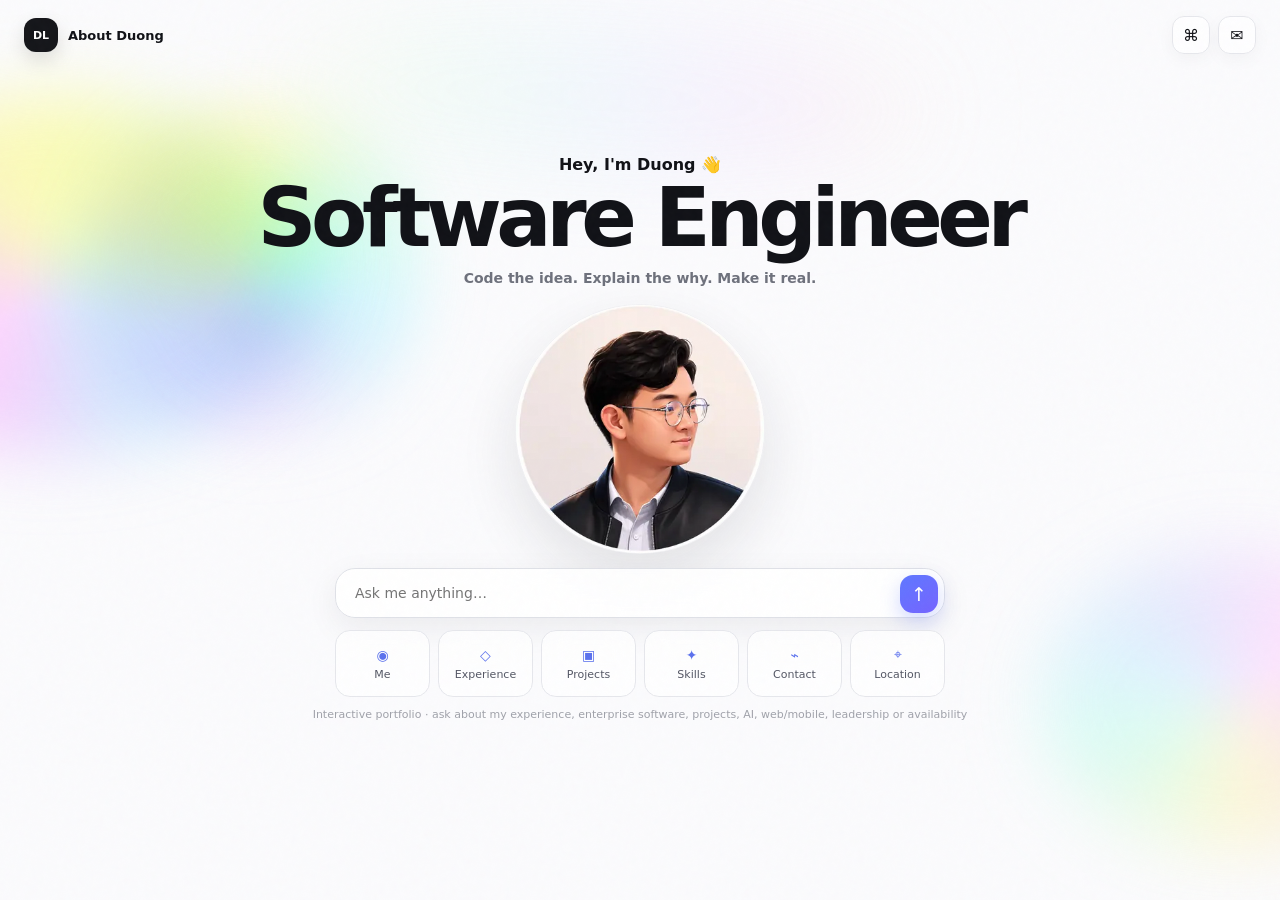
<file: index.html>
<!doctype html>
<html lang="en">
<head>
<meta charset="utf-8" />
<meta name="viewport" content="width=device-width, initial-scale=1" />
<title>Duong (Tyler) Le — Software Engineer</title>
<meta name="description" content="Interactive portfolio of Duong (Tyler) Le — software engineer experienced in enterprise software, AI/data integration, FinTech, healthcare technology, web/mobile products, and customer-facing leadership." />
<meta name="theme-color" content="#fbfbfd" />
<meta property="og:title" content="Hey, I'm Duong — Software Engineer" />
<meta property="og:description" content="I build products, explain technology clearly, and turn ideas into things people can actually use." />
<meta property="og:type" content="website" />
<meta property="og:url" content="https://lethaiduong-dev.github.io/" />
<meta property="og:image" content="https://lethaiduong-dev.github.io/assets/duong-avatar.webp" />
<link rel="canonical" href="https://lethaiduong-dev.github.io/" />
<style>
:root{--ink:#111217;--muted:#6e717c;--line:#e6e7ec;--paper:#fbfbfd;--blue:#5f78ff;--blue2:#7564ff;--shadow:0 22px 70px rgba(24,24,35,.10)}*{box-sizing:border-box}html{scroll-behavior:smooth}html,body{margin:0;min-height:100%;font-family:Inter,ui-sans-serif,system-ui,-apple-system,BlinkMacSystemFont,"Segoe UI",sans-serif;color:var(--ink);background:var(--paper)}button,input,a{font:inherit}button{color:inherit}.app{position:relative;min-height:100vh;overflow:hidden}.noise{position:fixed;inset:0;pointer-events:none;z-index:30;opacity:.022;background-image:url("data:image/svg+xml,%3Csvg viewBox='0 0 180 180' xmlns='http://www.w3.org/2000/svg'%3E%3Cfilter id='n'%3E%3CfeTurbulence type='fractalNoise' baseFrequency='.75' numOctaves='4' stitchTiles='stitch'/%3E%3C/filter%3E%3Crect width='100%25' height='100%25' filter='url(%23n)'/%3E%3C/svg%3E")}.ambient{position:fixed;pointer-events:none;border-radius:50%;filter:blur(34px) saturate(145%);mix-blend-mode:multiply;opacity:.28;z-index:0}.ambient.a{width:520px;height:360px;left:-210px;top:95px;background:conic-gradient(from 20deg,#f2ff46,#76ffc4,#74c7ff,#d37aff,#ff8dc8,#fff05e,#f2ff46);animation:driftA 15s ease-in-out infinite alternate}.ambient.b{width:390px;height:300px;right:-150px;bottom:50px;background:conic-gradient(from 180deg,#ffef69,#7effd5,#92a6ff,#ea87ff,#ff9fa8,#ffef69);opacity:.19;animation:driftB 19s ease-in-out infinite alternate}.ambient.c{width:640px;height:150px;left:22vw;top:22px;border-radius:48%;background:linear-gradient(90deg,#faff9f,#a7ffcc,#a9d8ff,#e4a3ff,#ffd2b3);opacity:.11;filter:blur(46px);transform:rotate(3deg)}@keyframes driftA{to{transform:translate(72px,35px) rotate(22deg) scale(1.08)}}@keyframes driftB{to{transform:translate(-65px,-25px) rotate(-26deg) scale(1.12)}}.cursorAura,.cursorAura2{position:fixed;left:0;top:0;pointer-events:none;z-index:1;border-radius:50%;will-change:transform;mix-blend-mode:multiply}.cursorAura{width:330px;height:330px;margin:-165px 0 0 -165px;background:conic-gradient(from 0deg,#fff55e,#8bffc1,#7bd8ff,#b68cff,#f688e5,#ffb36e,#fff55e);filter:blur(30px) saturate(150%);opacity:.21;animation:spin 8s linear infinite}.cursorAura2{width:210px;height:210px;margin:-105px 0 0 -105px;background:radial-gradient(circle at 28% 28%,#fff86b 0 14%,transparent 45%),radial-gradient(circle at 65% 34%,#75ffd0 0 14%,transparent 45%),radial-gradient(circle at 55% 72%,#bd85ff 0 15%,transparent 48%);filter:blur(25px);opacity:.17}@keyframes spin{to{rotate:360deg}}.topbar{height:70px;display:flex;align-items:center;justify-content:space-between;padding:0 24px;position:relative;z-index:10}.brand{display:flex;align-items:center;gap:10px;text-decoration:none;font-size:13px;font-weight:780;color:var(--ink)}.logo{width:34px;height:34px;border-radius:12px;background:#15161a;color:#fff;display:grid;place-items:center;font-size:11px;box-shadow:0 8px 20px rgba(0,0,0,.12)}.topActions{display:flex;gap:8px}.iconBtn{width:38px;height:38px;display:grid;place-items:center;border:1px solid var(--line);background:rgba(255,255,255,.75);backdrop-filter:blur(16px);border-radius:12px;text-decoration:none;color:var(--ink);box-shadow:0 5px 18px rgba(0,0,0,.04)}.screen{position:relative;z-index:3;min-height:calc(100vh - 70px)}.home{min-height:calc(100vh - 70px);display:flex;flex-direction:column;align-items:center;justify-content:center;text-align:center;padding:24px 18px 118px;transition:.35s ease}.home.hidden{opacity:0;transform:translateY(-16px);pointer-events:none;position:absolute;inset:0}.hello{font-weight:720;font-size:16px;margin:0 0 5px}.wave{display:inline-block;animation:wave 2.4s ease-in-out infinite;transform-origin:70% 70%}@keyframes wave{0%,60%,100%{transform:rotate(0)}70%{transform:rotate(16deg)}80%{transform:rotate(-8deg)}90%{transform:rotate(10deg)}}h1{font-size:clamp(48px,6.6vw,82px);line-height:.96;letter-spacing:-.066em;margin:0;font-weight:850}.slogan{font-size:14px;color:var(--muted);font-weight:570;margin:13px 0 0}.heroAvatar{width:min(250px,52vw);aspect-ratio:1;object-fit:cover;border-radius:50%;margin:18px auto 14px;box-shadow:0 24px 58px rgba(24,24,35,.11);border:1px solid rgba(0,0,0,.04);animation:floatFace 5s ease-in-out infinite}@keyframes floatFace{50%{transform:translateY(-7px)}}.searchWrap{width:min(610px,92vw);position:relative}.search{width:100%;padding:16px 54px 16px 19px;border:1px solid #dfe1e7;border-radius:20px;background:rgba(255,255,255,.88);backdrop-filter:blur(14px);box-shadow:0 10px 32px rgba(28,31,45,.07);outline:none;transition:.2s;font-size:14px}.search:focus{border-color:#aeb8ff;box-shadow:0 14px 36px rgba(95,120,255,.14)}.send{position:absolute;right:7px;top:7px;width:38px;height:38px;border:0;border-radius:13px;background:linear-gradient(145deg,var(--blue),var(--blue2));color:#fff;cursor:pointer;font-size:19px;box-shadow:0 8px 20px rgba(95,120,255,.28)}.homeNav{display:grid;grid-template-columns:repeat(6,1fr);gap:8px;width:min(610px,92vw);margin-top:12px}.homeNav button{height:67px;border:1px solid var(--line);background:rgba(255,255,255,.72);backdrop-filter:blur(14px);border-radius:15px;cursor:pointer;font-size:11px;color:#545765;display:flex;flex-direction:column;align-items:center;justify-content:center;gap:5px;transition:.2s}.homeNav button:hover{transform:translateY(-2px);border-color:#c8ceff;background:#fff}.homeNav .ico{font-size:14px;color:#5c72ed}.hint{font-size:11px;color:#a0a2aa;margin-top:11px}.chatView{display:none;max-width:940px;margin:0 auto;padding:10px 24px 150px;min-height:calc(100vh - 70px)}.chatView.active{display:block;animation:fadeUp .33s ease}@keyframes fadeUp{from{opacity:0;transform:translateY(10px)}to{opacity:1;transform:none}}.chatHeader{display:flex;justify-content:center;margin:6px 0 28px}.tinyAvatar{width:48px;height:48px;border-radius:16px;object-fit:cover;box-shadow:0 8px 20px rgba(0,0,0,.08)}.thread{display:flex;flex-direction:column;gap:18px}.userRow{display:flex;justify-content:flex-end}.userBubble{max-width:70%;padding:11px 15px;border-radius:16px 16px 4px 16px;background:linear-gradient(145deg,#617cff,#7065f6);color:#fff;font-size:14px;box-shadow:0 8px 22px rgba(95,120,255,.22)}.assistantBlock{display:grid;grid-template-columns:54px 1fr;gap:15px;align-items:start}.assistantAvatar{width:48px;height:48px;border-radius:16px;object-fit:cover;border:1px solid #e9e9ed;background:white}.assistantBody{max-width:800px}.assistantName{font-size:18px;font-weight:790;margin:1px 0 1px}.assistantMeta{font-size:11px;color:#9a9ca5;margin-bottom:12px}.assistantBody p{font-size:14px;color:#565965;line-height:1.75;margin:0 0 12px}.assistantBody strong{color:#191a1f}.miniBio{font-size:16px!important;color:#2a2c34!important;font-weight:650}.chips{display:flex;flex-wrap:wrap;gap:7px;margin:10px 0 2px}.tag{font-size:11px;background:#eef1ff;color:#4f61d8;border:1px solid #dfe4ff;border-radius:999px;padding:6px 9px;font-weight:650}.infoGrid{display:grid;grid-template-columns:repeat(3,1fr);gap:10px;margin:13px 0}.info{border:1px solid var(--line);background:rgba(255,255,255,.82);border-radius:15px;padding:13px}.info b{display:block;font-size:15px;margin-bottom:2px}.info span{font-size:11px;color:#858793}.portraitCard{display:grid;grid-template-columns:190px 1fr;gap:20px;align-items:center;border:1px solid var(--line);border-radius:21px;padding:15px;background:rgba(255,255,255,.74);box-shadow:0 10px 30px rgba(0,0,0,.035);margin:12px 0 14px}.portraitCard img{width:100%;aspect-ratio:4/5;object-fit:cover;border-radius:16px}.portraitCard h2{font-size:24px;line-height:1.08;letter-spacing:-.035em;margin:4px 0 8px}.portraitCard .eyebrow{font-size:10px;text-transform:uppercase;letter-spacing:.12em;color:#93959e;font-weight:800}.projectGrid{display:grid;grid-template-columns:repeat(2,1fr);gap:10px;margin-top:13px}.project{border:1px solid var(--line);background:rgba(255,255,255,.84);border-radius:16px;padding:14px;transition:.2s}.project:hover{transform:translateY(-2px);box-shadow:0 10px 25px rgba(0,0,0,.05)}.project small{font-size:10px;color:#6879e8;font-weight:750}.project h3{font-size:16px;margin:5px 0}.project p{font-size:12px;margin:0 0 8px;line-height:1.55}.stack{font-size:10px!important;color:#90929a!important}.experienceTimeline{display:grid;gap:12px;margin-top:14px}.experienceCard{position:relative;border:1px solid var(--line);background:rgba(255,255,255,.86);border-radius:18px;padding:17px 17px 16px 20px;box-shadow:0 8px 28px rgba(24,24,35,.035)}.experienceCard:before{content:"";position:absolute;left:0;top:18px;bottom:18px;width:3px;border-radius:4px;background:linear-gradient(var(--blue),#a972ff)}.expTop{display:flex;justify-content:space-between;gap:15px;align-items:flex-start}.expRole{font-size:16px;font-weight:800;margin:0}.expCompany{font-size:12px;color:#596ce2;font-weight:760;margin-top:3px}.expDate{font-size:10px;color:#858793;font-weight:700;text-align:right;white-space:nowrap;line-height:1.45}.expSummary{font-size:12px!important;line-height:1.65!important;margin:10px 0 8px!important}.experienceCard ul{margin:8px 0 0;padding-left:18px;color:#5d606b}.experienceCard li{font-size:12px;line-height:1.58;margin:5px 0}.subProject{margin-top:10px;padding:10px 11px;border-radius:12px;background:#f7f8ff;border:1px solid #e7e9ff}.subProject b{font-size:11px}.subProject span{display:block;font-size:11px;line-height:1.55;color:#696c78;margin-top:3px}.actionRow{display:flex;flex-wrap:wrap;gap:8px;margin-top:13px}.action{padding:9px 12px;border:1px solid var(--line);border-radius:11px;background:#fff;text-decoration:none;color:var(--ink);font-size:12px;font-weight:700}.action.primary{background:#15161a;color:#fff;border-color:#15161a}.locationCard{border:1px solid var(--line);border-radius:18px;padding:17px;background:linear-gradient(145deg,#fff,#f6f8ff);display:flex;gap:15px;align-items:center;margin-top:12px}.pin{width:46px;height:46px;border-radius:14px;background:#eef1ff;display:grid;place-items:center;font-size:22px}.locationCard b{display:block}.locationCard span{font-size:12px;color:#777a84}.typing{display:inline-flex;gap:4px;padding:8px 10px;border:1px solid var(--line);border-radius:12px;background:#fff}.typing i{width:6px;height:6px;border-radius:50%;background:#9a9ba2;animation:bounce 1s infinite}.typing i:nth-child(2){animation-delay:.15s}.typing i:nth-child(3){animation-delay:.3s}@keyframes bounce{50%{transform:translateY(-4px);opacity:.45}}.chatControls{position:fixed;z-index:12;left:50%;bottom:14px;transform:translateX(-50%);width:min(760px,calc(100vw - 20px));display:none}.dock{display:flex;justify-content:center;gap:3px;margin-bottom:7px}.dock button{border:1px solid var(--line);background:rgba(255,255,255,.86);backdrop-filter:blur(18px);padding:8px 11px;cursor:pointer;font-size:11px;color:#60636d}.dock button:first-child{border-radius:13px 0 0 13px}.dock button:last-child{border-radius:0 13px 13px 0}.dock button:hover,.dock button.active{background:#16171b;color:#fff;border-color:#16171b}.chatInputWrap{position:relative}.chatInput{width:100%;padding:14px 52px 14px 17px;border-radius:18px;border:1px solid #d9dce5;background:rgba(255,255,255,.94);box-shadow:0 12px 34px rgba(25,27,38,.09);outline:none}.chatSend{position:absolute;right:6px;top:6px;width:36px;height:36px;border:0;border-radius:12px;background:#5f78ff;color:white;cursor:pointer;font-size:18px}.homeBtn{position:fixed;z-index:12;left:18px;bottom:18px;width:42px;height:42px;border:1px solid var(--line);border-radius:14px;background:rgba(255,255,255,.86);backdrop-filter:blur(15px);display:none;place-items:center;cursor:pointer;box-shadow:0 8px 22px rgba(0,0,0,.06)}.chatMode .homeBtn{display:grid}@media(max-width:760px){.topbar{padding:0 14px}.home{justify-content:flex-start;padding-top:46px}.ambient.a{width:390px;height:300px;left:-210px}.ambient.b{width:290px;height:240px}.cursorAura,.cursorAura2{display:none}h1{font-size:50px}.slogan{max-width:330px;line-height:1.55}.heroAvatar{width:190px}.homeNav{grid-template-columns:repeat(3,1fr);gap:6px;width:min(420px,92vw)}.homeNav button{height:56px;font-size:10px}.chatView{padding:2px 14px 145px}.assistantBlock{grid-template-columns:42px 1fr;gap:11px}.assistantAvatar{width:40px;height:40px;border-radius:13px}.userBubble{max-width:86%}.portraitCard{grid-template-columns:1fr}.portraitCard img{max-width:220px;margin:auto}.infoGrid{grid-template-columns:1fr 1fr}.projectGrid{grid-template-columns:1fr}.expTop{display:block}.expDate{text-align:left;margin-top:5px;white-space:normal}.chatControls{bottom:9px}.dock{overflow:auto;justify-content:flex-start;padding:0 2px}.dock button{white-space:nowrap}.homeBtn{bottom:78px;left:10px}.topActions .iconBtn:first-child{display:none}}@media(max-width:430px){.infoGrid{grid-template-columns:1fr}.home{padding-bottom:100px}.heroAvatar{width:175px;margin-top:14px}}@media(prefers-reduced-motion:reduce){*{animation:none!important;transition:none!important}}
</style>
</head>
<body>
<div class="app" id="app">
  <div class="noise"></div><div class="ambient a"></div><div class="ambient b"></div><div class="ambient c"></div><div class="cursorAura" id="cursorAura"></div><div class="cursorAura2" id="cursorAura2"></div>
  <header class="topbar">
    <a class="brand" href="#" id="brandHome"><span class="logo">DL</span><span>About Duong</span></a>
    <div class="topActions"><a class="iconBtn" href="https://github.com/lethaiduong-dev" target="_blank" rel="noreferrer" aria-label="GitHub">⌘</a><a class="iconBtn" href="mailto:Lethaiduong1912@gmail.com" aria-label="Email">✉</a></div>
  </header>
  <main class="screen">
    <section class="home" id="home">
      <p class="hello">Hey, I'm Duong <span class="wave">👋</span></p>
      <h1>Software Engineer</h1>
      <p class="slogan">Code the idea. Explain the why. Make it real.</p>
      <img class="heroAvatar" src="assets/duong-avatar.webp" alt="AI portrait of Duong Le" />
      <div class="searchWrap"><input class="search" id="homeSearch" autocomplete="off" placeholder="Ask me anything…" aria-label="Ask Duong's portfolio"/><button class="send" id="homeSend" aria-label="Send">↑</button></div>
      <div class="homeNav" id="homeNav">
        <button data-section="me"><span class="ico">◉</span>Me</button>
        <button data-section="experience"><span class="ico">◇</span>Experience</button>
        <button data-section="projects"><span class="ico">▣</span>Projects</button>
        <button data-section="skills"><span class="ico">✦</span>Skills</button>
        <button data-section="contact"><span class="ico">⌁</span>Contact</button>
        <button data-section="location"><span class="ico">⌖</span>Location</button>
      </div>
      <div class="hint">Interactive portfolio · ask about my experience, enterprise software, projects, AI, web/mobile, leadership or availability</div>
    </section>
    <section class="chatView" id="chatView"><div class="chatHeader"><img class="tinyAvatar" src="assets/duong-avatar.webp" alt="Duong Le avatar"></div><div class="thread" id="thread"></div></section>
    <div class="chatControls" id="chatControls">
      <div class="dock" id="dock"><button data-section="me">◉ Me</button><button data-section="experience">◇ Experience</button><button data-section="projects">▣ Projects</button><button data-section="skills">✦ Skills</button><button data-section="contact">⌁ Contact</button><button data-section="location">⌖ Location</button></div>
      <div class="chatInputWrap"><input id="chatInput" class="chatInput" autocomplete="off" placeholder="Ask me anything…"><button id="chatSend" class="chatSend">↑</button></div>
    </div>
    <button class="homeBtn" id="homeBtn" title="Back home">⌂</button>
  </main>
</div>
<script>
const app=document.getElementById('app'),home=document.getElementById('home'),chatView=document.getElementById('chatView'),thread=document.getElementById('thread');
const avatar='assets/duong-avatar.webp';
const sectionQuestions={me:'Who are you? Tell me what makes you different.',experience:'Walk me through your professional experience.',projects:'Show me the work you are most proud of.',skills:'What can you build and what technologies do you use?',contact:'How can I contact you or discuss an opportunity?',location:'Where are you based and what work arrangements fit you?'};
const content={
me:`<div class="portraitCard"><img src="assets/duong-professional.webp" alt="Professional portrait of Duong Le"><div><div class="eyebrow">Duong (Tyler) Le · Dallas–Fort Worth</div><h2>Builder energy. People skills. Software engineer mindset.</h2><p>I'm a software engineer who likes being where <strong>technology meets real people and real problems</strong>. I enjoy building, presenting, listening, troubleshooting and turning ideas into software people can actually use.</p></div></div><p class="miniBio">My background spans <strong>enterprise software at NTT DATA</strong>, <strong>FinTech and business-platform development at Infinity Management</strong>, and customer-facing digital operations and leadership at <strong>GongCha and Liuyishou</strong>.</p><div class="infoGrid"><div class="info"><b>Enterprise + AI</b><span>NTT DATA · Dell/Perot data web application · healthcare technology</span></div><div class="info"><b>Web + Mobile</b><span>React, Node.js, APIs, PostgreSQL, Expo / React Native, Android & iOS</span></div><div class="info"><b>Education</b><span>B.S. Software Engineering · UTD · Dec 2025</span></div></div><p>At <strong>Infinity Management</strong>, I design and develop SyntaxSC across accounting, financial reporting, tax-preparation, CRM, payroll and other business workflows. Previously at <strong>NTT DATA Services</strong>, I worked as a Software Development Specialist on Dell/Perot Systems-related and NTT DATA Healthcare projects. My retail leadership background strengthened my communication, training, customer experience and fast decision-making skills.</p><p><strong>How I learn:</strong> when new technology catches my attention, I want to understand the mechanism behind it — not just use it. I learn how the pieces connect, build with it, test the edge cases and look for ways to simplify or improve the experience.</p><div class="chips"><span class="tag">Full-stack builder</span><span class="tag">Enterprise software</span><span class="tag">AI + data integration</span><span class="tag">FinTech</span><span class="tag">Android / iOS</span><span class="tag">Customer-first</span></div>`,
experience:`<p>My experience combines <strong>software engineering, AI/data integration, financial technology, healthcare technology, web/mobile products and hands-on leadership</strong>.</p><div class="experienceTimeline">
<div class="experienceCard"><div class="expTop"><div><div class="expRole">Software Engineer · IT & Digital Product</div><div class="expCompany">Infinity Management · Dallas, TX</div></div><div class="expDate">May 2024 — Present</div></div><p class="expSummary">Design and develop SyntaxSC, an integrated web/mobile business platform connecting accounting, financial reporting, tax preparation, CRM, payroll and operational workflows.</p><ul><li>Architect and develop <strong>FinSight</strong>, an internal QuickBooks-style financial environment designed to reduce dependence on separate accounting software.</li><li>Build Profit & Loss, Balance Sheet, Trial Balance, General Ledger, Cash Flow, AR/AP Aging, Bank Summary, Bank Reconciliation and Inventory Valuation workflows.</li><li>Develop AI-assisted CSV/Excel imports and intelligent field-mapping workflows backed by SQL/PostgreSQL data processing.</li><li>Build QuickBooks migration/import workflows and financial-data transformation features.</li><li>Design and develop <strong>SyntaxPrep</strong>, a professional tax-preparation workflow inspired by platforms such as MyTAXPrepOffice, including taxpayer/client records, return workflows, filing status and IRS/Texas filing-payment integration architecture.</li><li>Develop REST APIs, database schemas, frontend/mobile integrations, UAT/release validation, debugging and stakeholder demonstrations across the platform.</li></ul><div class="chips"><span class="tag">Node.js</span><span class="tag">PostgreSQL</span><span class="tag">REST APIs</span><span class="tag">JavaScript</span><span class="tag">Docker</span><span class="tag">AI-assisted workflows</span></div></div>
<div class="experienceCard"><div class="expTop"><div><div class="expRole">Software Development Specialist</div><div class="expCompany">NTT DATA Services · Plano, TX</div></div><div class="expDate">Aug 1, 2022 — Dec 31, 2023</div></div><p class="expSummary">Worked across enterprise web, data and healthcare technology projects within NTT DATA's Plano engineering organization.</p><div class="subProject"><b>Dell / Perot Systems-related project</b><span>Designed and integrated AI-assisted tools into a data-focused web application, helping improve how users interacted with and analyzed information. Supported feature integration, testing, debugging, data validation and application improvements without tying the work to an unverified AI model or cloud stack.</span></div><div class="subProject"><b>NTT DATA Healthcare project</b><span>Contributed to healthcare application and data workflows, supporting software development, integration, testing, troubleshooting and cross-functional delivery in an enterprise environment.</span></div><div class="chips"><span class="tag">Software development</span><span class="tag">AI integration</span><span class="tag">Web applications</span><span class="tag">Data workflows</span><span class="tag">Healthcare technology</span><span class="tag">Testing + debugging</span></div></div>
<div class="experienceCard"><div class="expTop"><div><div class="expRole">General Manager & Digital Product Operations Lead</div><div class="expCompany">GongCha · Dallas, TX</div></div><div class="expDate">May 1, 2020 — Dec 31, 2022</div></div><p class="expSummary">Combined high-volume retail leadership with digital product, loyalty and customer-experience operations.</p><ul><li>Managed daily operations, customer relationships, sales/service KPIs, promotions and a <strong>15-person team</strong>, including scheduling, training and escalations.</li><li>Trained employees on product knowledge, selling techniques, POS/loyalty technology, promotions and customer engagement.</li><li>Used loyalty data, sales trends and customer feedback to refine promotions and service execution, contributing to approximately <strong>20% higher engagement in three months</strong>.</li><li>Supported customer-facing digital/rewards workflows and translated real user feedback into practical product and operational improvements.</li></ul><div class="chips"><span class="tag">Leadership</span><span class="tag">Customer experience</span><span class="tag">Loyalty technology</span><span class="tag">KPIs</span><span class="tag">Training</span><span class="tag">Digital operations</span></div></div>
<div class="experienceCard"><div class="expTop"><div><div class="expRole">Retail Operations Lead</div><div class="expCompany">Liuyishou Hotpot · Richardson, TX</div></div><div class="expDate">Jan 1, 2024 — May 31, 2026</div></div><p class="expSummary">Led customer experience and day-to-day retail execution in a fast-moving, high-volume environment.</p><ul><li>Led staff training and scheduling, promotional execution, store presentation and real-time customer/operational issue resolution.</li><li>Adjusted staffing and operating priorities using frontline feedback and service trends to maintain smooth execution during peak periods.</li><li>Partnered with managers to protect service quality, communicate changes clearly and keep the team aligned under pressure.</li></ul><div class="chips"><span class="tag">Operations</span><span class="tag">Team leadership</span><span class="tag">Scheduling</span><span class="tag">Promotions</span><span class="tag">Customer service</span></div></div>
</div>`,
projects:`<p>These projects show how I work: <strong>understand the workflow → build the system → test the edge cases → explain the value.</strong> My portfolio combines software engineering with real customer, sales, data and operations problems.</p><div class="projectGrid"><div class="project"><small>BUSINESS + FINTECH PLATFORM</small><h3>SyntaxSC</h3><p>Multi-module web/mobile business platform spanning CRM, FinSight accounting and reporting, SyntaxPrep tax workflows, payroll, field service, construction and client operations. I work across requirements, APIs, PostgreSQL data flows, testing, troubleshooting, release validation and stakeholder demonstrations.</p><p class="stack">Node.js · Express · PostgreSQL · REST APIs · JavaScript · Docker · Git</p><div class="actionRow"><a class="action primary" href="https://web.syntaxsc.com/index.html?session_expired=true&reason=Session%20expired%20due%20to%20inactivity" target="_blank" rel="noreferrer">Open SyntaxSC ↗</a></div></div><div class="project"><small>WEB + MOBILE REWARDS PRODUCT</small><h3>DFW Pass</h3><p>Cross-platform rewards product spanning web and Expo / React Native Android and iOS workflows. My work includes mobile integration, businesses and offers, reward/check-in concepts, merchant/admin workflows, API/data coordination and release/build validation.</p><p class="stack">Expo · React Native · JavaScript · Node.js · PostgreSQL · REST APIs</p><div class="actionRow"><a class="action primary" href="https://dfw-pass.com/" target="_blank" rel="noreferrer">Visit DFW Pass ↗</a></div></div><div class="project"><small>AI + ACCOUNTING DATA</small><h3>FinSight AI Import</h3><p>AI-assisted CSV/Excel mapping workflows that transform inconsistent accounting data into structured application records and financial-reporting formats, with validation, exception handling and SQL/PostgreSQL-backed processing.</p><p class="stack">JavaScript · SQL · PostgreSQL · REST APIs · AI-assisted mapping</p></div><div class="project"><small>ENTERPRISE AI + DATA</small><h3>NTT DATA Enterprise AI Web Integration</h3><p>Designed and integrated AI-assisted functionality into a data-focused enterprise web application for a Dell/Perot Systems-related engagement, supporting data-oriented user workflows, testing, validation and debugging.</p><p class="stack">Enterprise web · AI-assisted integration · Data workflows · Testing · Validation</p></div><div class="project"><small>DATA ENGINEERING ARCHITECTURE STUDY</small><h3>Microsoft Fabric Revenue Analytics</h3><p>Designed an implementation architecture for reusable client ingestion using Fabric pipelines/notebooks, watermark-based incremental loads, MERGE logic and Bronze/Silver/Gold Delta Lake layers. Modeled a revenue star schema and Direct Lake semantic layer with data-quality and SLA monitoring concepts.</p><p class="stack">Microsoft Fabric · OneLake · Lakehouse · Delta · Direct Lake · Power BI semantic models</p></div><div class="project"><small>MACHINE LEARNING + FINANCIAL DATA</small><h3>Financial Fraud Detection API</h3><p>Built a fraud-detection prototype on synthetic financial data using Logistic Regression and Random Forest, then reduced false positives by roughly 16% through feature engineering and anomaly-detection techniques and exposed predictions through FastAPI.</p><p class="stack">Python · SQL · FastAPI · Logistic Regression · Random Forest · Machine Learning</p></div><div class="project"><small>CUSTOMER INTELLIGENCE + SALES</small><h3>Customer Loyalty & Retail Analytics</h3><p>Built and improved customer rewards/loyalty workflows while using customer feedback, loyalty activity and sales/KPI trends to guide promotions and product improvements. Digital and customer-experience changes contributed to approximately 20% higher engagement within three months.</p><p class="stack">Customer data · Loyalty/POS · KPI analysis · Promotions · CRM concepts · Team leadership</p></div><div class="project"><small>EDGE AI + AUTONOMOUS ROBOTICS</small><h3>SkySense Smart Navigation Drone</h3><p>Smart navigation drone prototype designed around onboard computer vision, PX4 flight control, ROS 2 middleware, sensor fusion and a safety-gated drone-to-vehicle interface. The project explores aerial hazard detection, route intelligence and cooperative perception for connected vehicles.</p><p class="stack">PX4 · ROS 2 · Python · C++ · OpenCV · TensorRT · Gazebo · CARLA</p><div class="actionRow"><a class="action primary" href="https://lethaiduong-dev.github.io/skysense/" target="_blank" rel="noreferrer">Explore SkySense ↗</a></div></div><div class="project"><small>JAVA FULL STACK</small><h3>CSF 2.0 Risk App</h3><p>Cybersecurity assessment app with Spring Boot REST APIs, React UI, PostgreSQL, JWT authentication, autosave, run tracking and visual KPI/radar reporting.</p><p class="stack">Java · Spring Boot · React · TypeScript · PostgreSQL · Docker</p></div><div class="project"><small>EMERGING AI</small><h3>Agentic AI Systems</h3><p>Hands-on study and implementation planning around MCP, RAG, multi-agent orchestration, LLM routing, vector search and knowledge-graph concepts, focused on practical business workflows rather than AI for its own sake.</p><p class="stack">Python · MCP · RAG · pgvector · LLM routing · Knowledge-graph concepts</p></div><div class="project"><small>SYSTEMS RELIABILITY</small><h3>Monitoring + Incident Response</h3><p>Built Linux/Python monitoring, alert logging, SQL-backed incident tracking and runbook-style recovery workflows to practice fault isolation, escalation, root-cause analysis and service restoration.</p><p class="stack">Linux · Python · Shell · SQL · Monitoring · RCA</p></div></div>`,
skills:`<p>I like being able to <strong>build the product, understand the data, explain the value and work directly with the people using it.</strong> My skill set reflects both engineering depth and customer-facing leadership.</p><div class="infoGrid"><div class="info"><b>Frontend & Mobile</b><span>React, TypeScript, JavaScript, HTML/CSS, Expo, React Native, Android/iOS workflows, responsive product experiences</span></div><div class="info"><b>Backend & APIs</b><span>Node.js, Express, Java Spring Boot, Python, Flask/FastAPI, REST APIs, JSON, frontend/backend integration</span></div><div class="info"><b>Data & Analytics</b><span>PostgreSQL, MySQL, SQL, CSV/Excel ingestion, data validation, schema mapping, KPI dashboards, financial analytics, trend analysis</span></div><div class="info"><b>AI & Automation</b><span>AI-assisted workflows, data mapping, agentic AI concepts, MCP, RAG, multi-agent orchestration, LLM routing, vector-search and knowledge-graph familiarity</span></div><div class="info"><b>DevOps & Systems Reliability</b><span>Docker, Git/GitHub, Linux, CI/CD concepts, incident triage, monitoring, release verification, troubleshooting and recovery workflows</span></div><div class="info"><b>Engineering Delivery & Quality</b><span>Requirements analysis, SDLC, UAT, functional/integration/regression testing, root-cause analysis, technical documentation, runbooks, change control; SPC/FMEA/8D/Fishbone familiarity</span></div><div class="info"><b>CRM & Customer Intelligence</b><span>CRM/customer workflows, customer data, audience/behavior insights, loyalty technology, KPI reporting, promotion workflows, HubSpot/MarTech familiarity, Excel reporting</span></div><div class="info"><b>Sales & Product Presentation</b><span>Product demonstrations, consultative selling, product knowledge, brand advocacy, promotions, customer engagement and translating technical features into practical value</span></div><div class="info"><b>Customer Service & Relationships</b><span>Active listening, needs discovery, service recovery, customer escalations, retention mindset, feedback collection and high-volume customer-facing operations</span></div><div class="info"><b>Management & Operations</b><span>15-person team leadership, scheduling, employee training/coaching, task prioritization, stakeholder coordination, KPI tracking, process improvement and fast issue resolution</span></div><div class="info"><b>Business & Financial Domains</b><span>FinTech/accounting, financial reporting, CRM, tax workflows, payroll, construction/field service, healthcare technology, loyalty/rewards and customer operations</span></div><div class="info"><b>Robotics & Networking</b><span>Python/C++, OpenCV, ROS/Gazebo, RTSP, AWS IoT telemetry, TCP/IP and Network+/security foundations</span></div></div><p><strong>How I work:</strong> I learn new tools fast because I care about the mechanism, not the buzzword. I can go from requirements and data to a working solution, test it carefully, present it clearly, train users and stay calm when something breaks.</p>`,
contact:`<p>If you're hiring for software, product, systems integration, solutions engineering, customer technology or a role where strong communication matters, I'd be glad to talk.</p><div class="actionRow"><a class="action primary" href="mailto:Lethaiduong1912@gmail.com">✉ Email me</a><a class="action" href="https://www.linkedin.com/in/duongle1912" target="_blank" rel="noreferrer">LinkedIn ↗</a><a class="action" href="https://github.com/lethaiduong-dev" target="_blank" rel="noreferrer">GitHub ↗</a><a class="action" href="tel:+14692680681">Call / Text</a></div><p style="margin-top:14px"><strong>Email:</strong> Lethaiduong1912@gmail.com<br><strong>Phone:</strong> (469) 268-0681</p><p>I'm especially interested in teams that value <strong>technology, innovation, ownership, communication and customer impact</strong>.</p>`,
location:`<div class="locationCard"><div class="pin">⌖</div><div><b>Dallas–Fort Worth, Texas</b><span>Based in North Texas · available for DFW opportunities and travel when the role requires it.</span></div></div><p style="margin-top:14px">I work well in environments where I can collaborate directly with engineers, product teams, managers, customers or field partners. I'm comfortable with <strong>on-site, hybrid and customer-facing work</strong> when it helps the team move faster.</p>`
};
const qa=[
{keys:['dfw pass','dfwpass','rewards platform'],html:`<p><strong>DFW Pass</strong> is a cross-platform rewards product spanning web and Expo / React Native Android and iOS workflows. I work across mobile integration, businesses/offers, reward and merchant/admin concepts, APIs, data coordination and build/release validation.</p><div class="actionRow"><a class="action primary" href="https://dfw-pass.com/" target="_blank" rel="noreferrer">Visit DFW Pass ↗</a></div>`},
{keys:['fabric','power bi','lakehouse','direct lake','bronze','silver','gold'],html:`<p>My <strong>Microsoft Fabric Revenue Analytics</strong> architecture study covers reusable ingestion with pipelines/notebooks, watermark incremental loads, MERGE logic, Bronze/Silver/Gold Delta Lake layers, a revenue star schema, Direct Lake semantic modeling and data-quality/SLA monitoring concepts.</p>`},
{keys:['fraud','fraud detection','logistic regression','random forest'],html:`<p>I built a <strong>Financial Fraud Detection API</strong> prototype using synthetic financial data, Logistic Regression and Random Forest. Feature engineering and anomaly-detection work reduced false positives by roughly 16%, and FastAPI exposed the predictions through REST endpoints.</p>`},
{keys:['loyalty','five star','customer intelligence','customer analytics'],html:`<p>My customer-intelligence work combines <strong>loyalty technology, customer feedback, sales/KPI trends, promotions and frontline operations</strong>. At GongCha, I used those signals to guide product and service improvements that contributed to approximately 20% higher engagement in three months.</p>`},
{keys:['experience','career','work history','ntt','perot','dell'],html:content.experience},
{keys:['mobile','android','ios','react native','expo'],html:`<p>My web/mobile work spans product development and integration at Infinity Management plus DFW Pass development for <strong>Android and iOS</strong>. I work across frontend, REST APIs, databases, release validation and cross-platform workflows.</p><div class="chips"><span class="tag">Expo</span><span class="tag">React Native</span><span class="tag">Android</span><span class="tag">iOS</span><span class="tag">REST APIs</span></div>`},
{keys:['drone','skysense','quadcopter','robot','ros','iot'],html:`<p><strong>SkySense</strong> is my smart navigation drone prototype for cooperative drone-to-vehicle perception. Its proposed architecture combines PX4 flight control, ROS 2, edge vision AI, sensor fusion, local mapping and a safety-gated vehicle interface for sharing confidence-scored road hazards.</p><div class="chips"><span class="tag">PX4</span><span class="tag">ROS 2</span><span class="tag">Python/C++</span><span class="tag">OpenCV</span><span class="tag">TensorRT</span><span class="tag">Gazebo/CARLA</span></div><div class="actionRow"><a class="action primary" href="https://lethaiduong-dev.github.io/skysense/" target="_blank" rel="noreferrer">Explore SkySense ↗</a></div>`},
{keys:['management','manager','leadership','customer service','customer','sales','retail'],html:`<p>My people-facing background is a major part of how I work. Across <strong>GongCha and Liuyishou</strong>, I managed staffing, scheduling, training, promotions, KPIs, service standards, customer escalations and fast operational problem solving. I have coached teams on product knowledge and selling techniques, presented products and technology, listened to customer needs and used feedback/data to improve the experience. That helps me bridge <strong>engineering, sales, customer service and management</strong> instead of treating them as separate worlds.</p>`},
{keys:['healthcare','health'],html:`<p>At <strong>NTT DATA Services</strong>, one of my two major project assignments was NTT DATA Healthcare. I contributed to application/data workflows, software integration, testing, troubleshooting and cross-functional delivery. I keep the description intentionally conservative rather than claiming healthcare functions I did not personally verify.</p>`},
{keys:['quickbooks','finsight','accounting','finance','fintech'],html:`<p>At Infinity Management I am developing <strong>FinSight</strong> inside SyntaxSC as a broad QuickBooks-style financial environment. Work includes financial reporting, accounting-data imports, AI-assisted CSV/Excel field mapping, SQL/PostgreSQL workflows, REST APIs and migration/integration features.</p>`},
{keys:['tax','syntaxprep','mytax'],html:`<p>I also design and develop <strong>SyntaxPrep</strong>, a tax-preparation workflow inside SyntaxSC inspired by professional platforms such as MyTAXPrepOffice. The system covers return workflows, taxpayer/client records, filing status and architecture for authorized IRS/Texas electronic filing and payment integrations.</p>`},
{keys:['ai','agent','rag','mcp','llm'],html:`<p>My AI experience includes designing and integrating AI-assisted tools into a Dell/Perot Systems-related data web application at NTT DATA, AI-assisted financial-data mapping at Infinity Management, and focused learning around <strong>agentic AI, MCP, RAG, multi-agent orchestration, LLM routing and vector search</strong>.</p>`},
{keys:['education','degree','school','utd','collin'],html:`<p>I earned a <strong>B.S. in Software Engineering from the University of Texas at Dallas</strong> in December 2025. Before that, I completed an <strong>A.A.S. in Computer Systems — Database Development</strong> at Collin College with a <strong>4.0 GPA</strong>.</p>`},
{keys:['infinity','syntax'],html:`<p>At Infinity Management I design and develop <strong>SyntaxSC</strong> across web/mobile business workflows. My work includes FinSight accounting/reporting, AI-assisted imports, QuickBooks-style functionality, SyntaxPrep tax workflows, REST APIs, PostgreSQL, UAT/release validation, troubleshooting and stakeholder demos.</p><div class="actionRow"><a class="action primary" href="https://web.syntaxsc.com/index.html?session_expired=true&reason=Session%20expired%20due%20to%20inactivity" target="_blank" rel="noreferrer">Open SyntaxSC ↗</a></div>`},
{keys:['gongcha','gong cha','liuyishou'],html:`<p>GongCha and Liuyishou built the leadership side of my background: team training, scheduling, customer experience, promotions, KPI awareness, service recovery and fast decisions in high-volume environments. I bring those habits into engineering when I communicate with users and stakeholders.</p>`},
{keys:['learn','learning','innovation','innovate','new technology'],html:`<p>I learn by asking <strong>“what is happening under the hood?”</strong> I want the mechanism, dependencies and tradeoffs — then I build something small, test it, and connect it to a real problem. If a new tool genuinely improves the workflow, I look for ways to innovate around it instead of adding technology just for the trend.</p>`},
{keys:['strength','different','why hire','hire you','personality'],html:`<p>I'm technical, but I don't hide behind technical language. I can <strong>build the product, explain the product, train people on the product and stay calm when the product breaks</strong>. My mix of enterprise software, full-stack development, AI/data integration and customer leadership gives me a practical, people-oriented engineering style.</p>`}
];
function sectionResponse(s){return content[s]||content.me}
function classify(q){const s=q.toLowerCase();for(const item of qa){if(item.keys.some(k=>s.includes(k)))return item.html}if(/project|built|portfolio/.test(s))return content.projects;if(/skill|stack|technology|language|framework/.test(s))return content.skills;if(/contact|email|phone|linkedin|github|reach/.test(s))return content.contact;if(/location|where|based|texas|dallas|dfw/.test(s))return content.location;return `<p>Good question. The fastest way to understand me is this: I'm a <strong>software engineer with enterprise, web/mobile, AI/data and customer-facing leadership experience</strong>. I have worked across NTT DATA, Infinity Management, GongCha and Liuyishou while building projects in FinTech, healthcare technology, robotics/IoT and full-stack software.</p><p>You can ask me about <strong>experience, NTT DATA, SyntaxSC, FinSight, SyntaxPrep, projects, the drone prototype, Android/iOS, skills, AI, leadership, education, location or contact info</strong>.</p>`}
function bubbleUser(q){const row=document.createElement('div');row.className='userRow';const b=document.createElement('div');b.className='userBubble';b.textContent=q;row.appendChild(b);thread.appendChild(row)}
function assistantShell(html){const row=document.createElement('div');row.className='assistantBlock';row.innerHTML=`<img class="assistantAvatar" src="${avatar}" alt="Duong avatar"><div class="assistantBody"><div class="assistantName">Duong Le</div><div class="assistantMeta">Software Engineer · Dallas–Fort Worth</div>${html}</div>`;thread.appendChild(row)}
function typing(){const row=document.createElement('div');row.className='assistantBlock typingRow';row.innerHTML=`<img class="assistantAvatar" src="${avatar}" alt="Duong avatar"><div class="typing"><i></i><i></i><i></i></div>`;thread.appendChild(row);return row}
function enterChat(q,html,replace=true){home.classList.add('hidden');chatView.classList.add('active');app.classList.add('chatMode');document.getElementById('chatControls').style.display='block';if(replace)thread.innerHTML='';bubbleUser(q);const t=typing();setTimeout(()=>{t.remove();assistantShell(html);window.scrollTo({top:document.body.scrollHeight,behavior:'smooth'})},320);location.hash='chat'}
function showSection(section){document.querySelectorAll('#dock button').forEach(b=>b.classList.toggle('active',b.dataset.section===section));enterChat(sectionQuestions[section],sectionResponse(section),true)}
function ask(q){if(!q.trim())return;enterChat(q,classify(q),false);document.getElementById('chatInput').value='';document.getElementById('homeSearch').value=''}
function goHome(){thread.innerHTML='';home.classList.remove('hidden');chatView.classList.remove('active');app.classList.remove('chatMode');document.getElementById('chatControls').style.display='none';location.hash='';window.scrollTo({top:0,behavior:'smooth'})}
document.querySelectorAll('[data-section]').forEach(b=>b.addEventListener('click',()=>showSection(b.dataset.section)));
document.getElementById('homeBtn').onclick=goHome;document.getElementById('brandHome').onclick=e=>{e.preventDefault();goHome()};
const hs=document.getElementById('homeSearch'),hi=document.getElementById('chatInput');document.getElementById('homeSend').onclick=()=>ask(hs.value);document.getElementById('chatSend').onclick=()=>ask(hi.value);hs.addEventListener('keydown',e=>{if(e.key==='Enter')ask(hs.value)});hi.addEventListener('keydown',e=>{if(e.key==='Enter')ask(hi.value)});
const aura=document.getElementById('cursorAura'),aura2=document.getElementById('cursorAura2');let targetX=innerWidth*.2,targetY=innerHeight*.3,x=targetX,y=targetY,x2=x,y2=y;window.addEventListener('pointermove',e=>{targetX=e.clientX;targetY=e.clientY},{passive:true});function animateAura(){x+=(targetX-x)*.13;y+=(targetY-y)*.13;x2+=(targetX-x2)*.055;y2+=(targetY-y2)*.055;aura.style.transform=`translate3d(${x}px,${y}px,0)`;aura2.style.transform=`translate3d(${x2}px,${y2}px,0)`;requestAnimationFrame(animateAura)}animateAura();
if(location.hash.startsWith('#chat'))showSection('me');
</script>
</body>
</html>
</file>
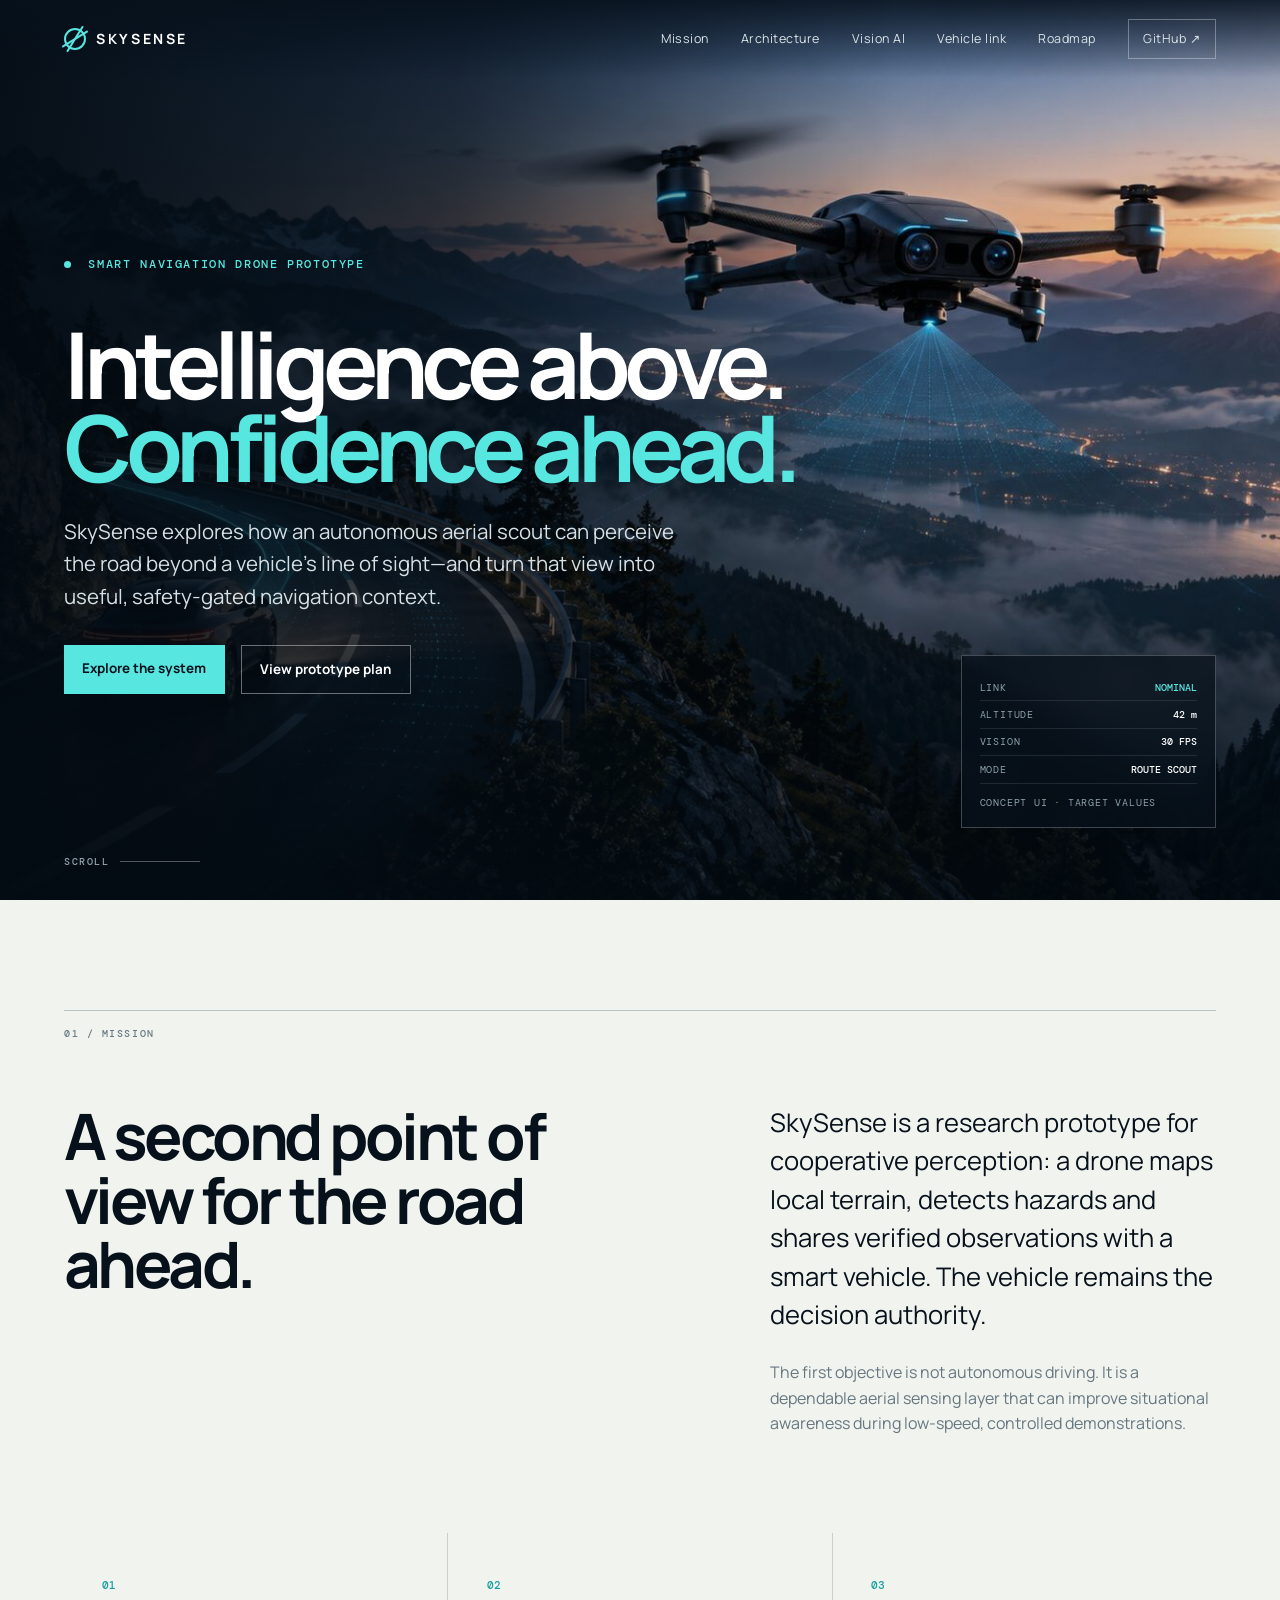
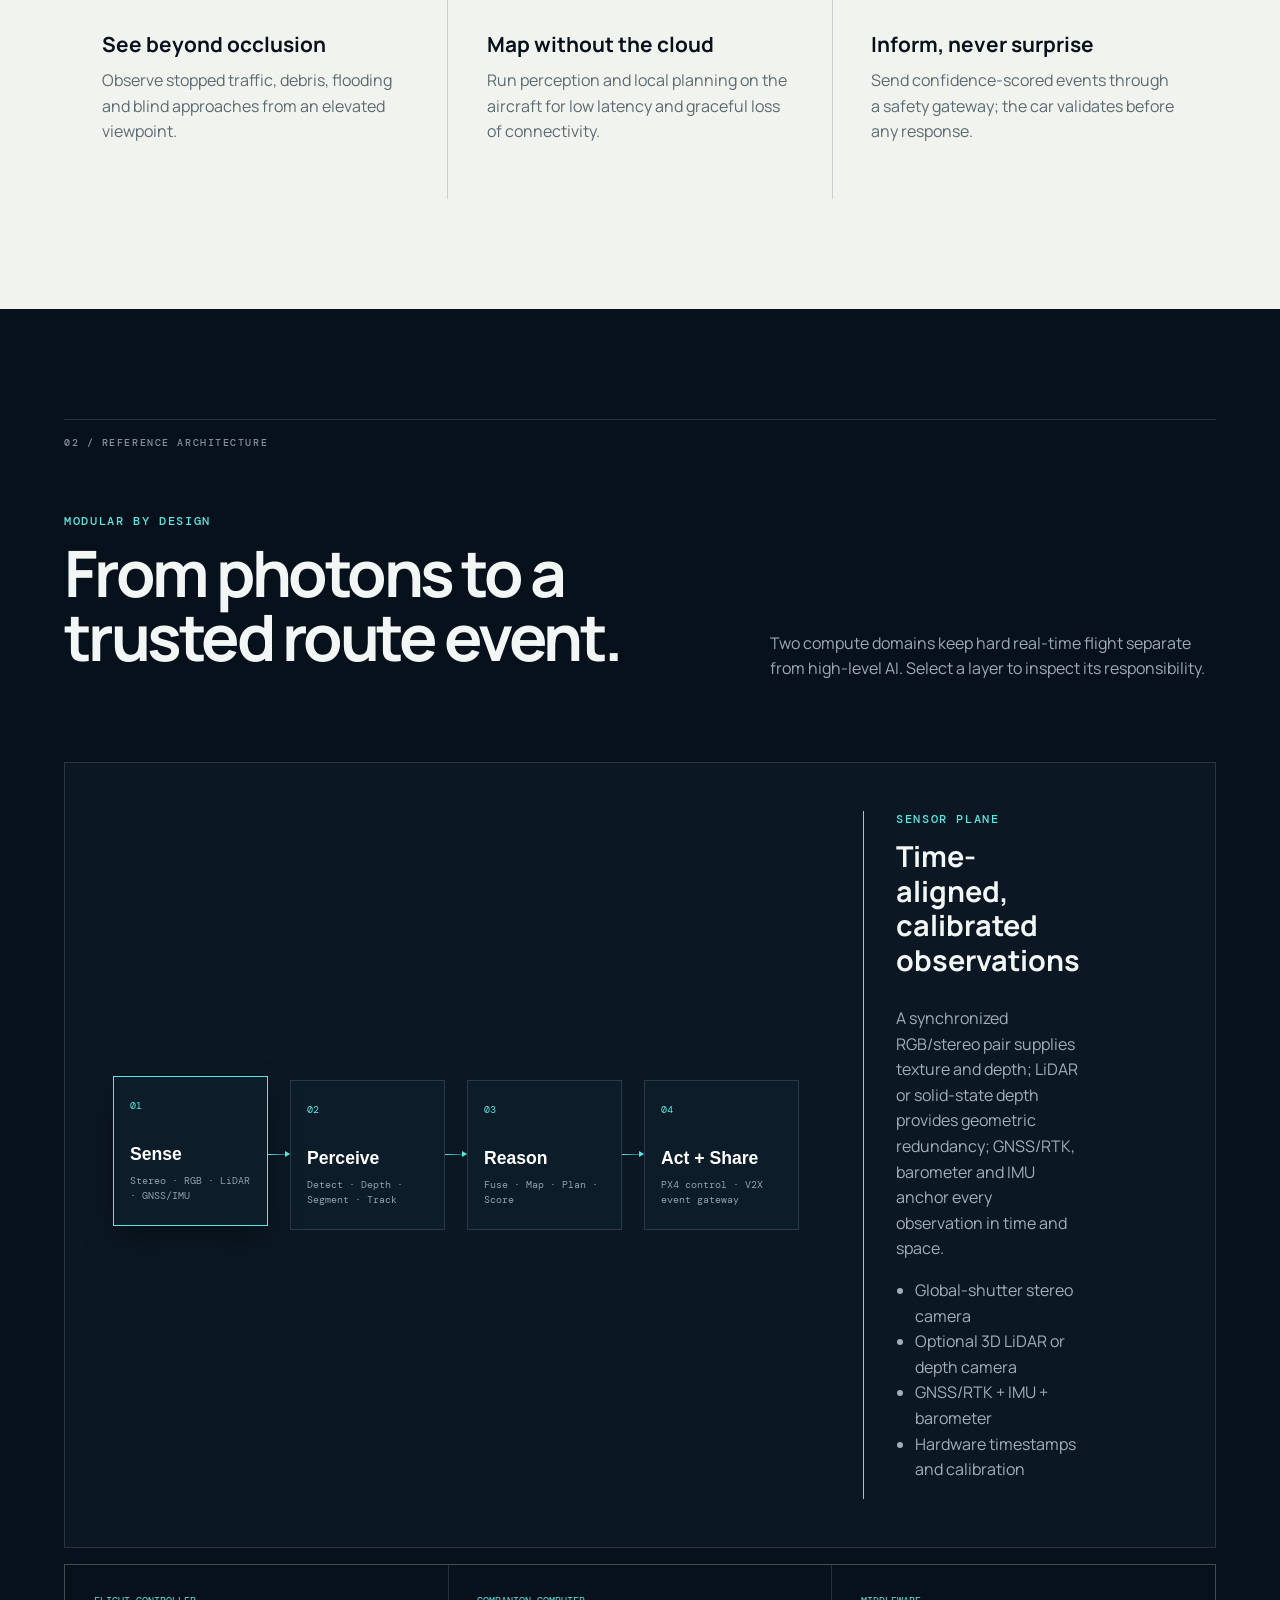
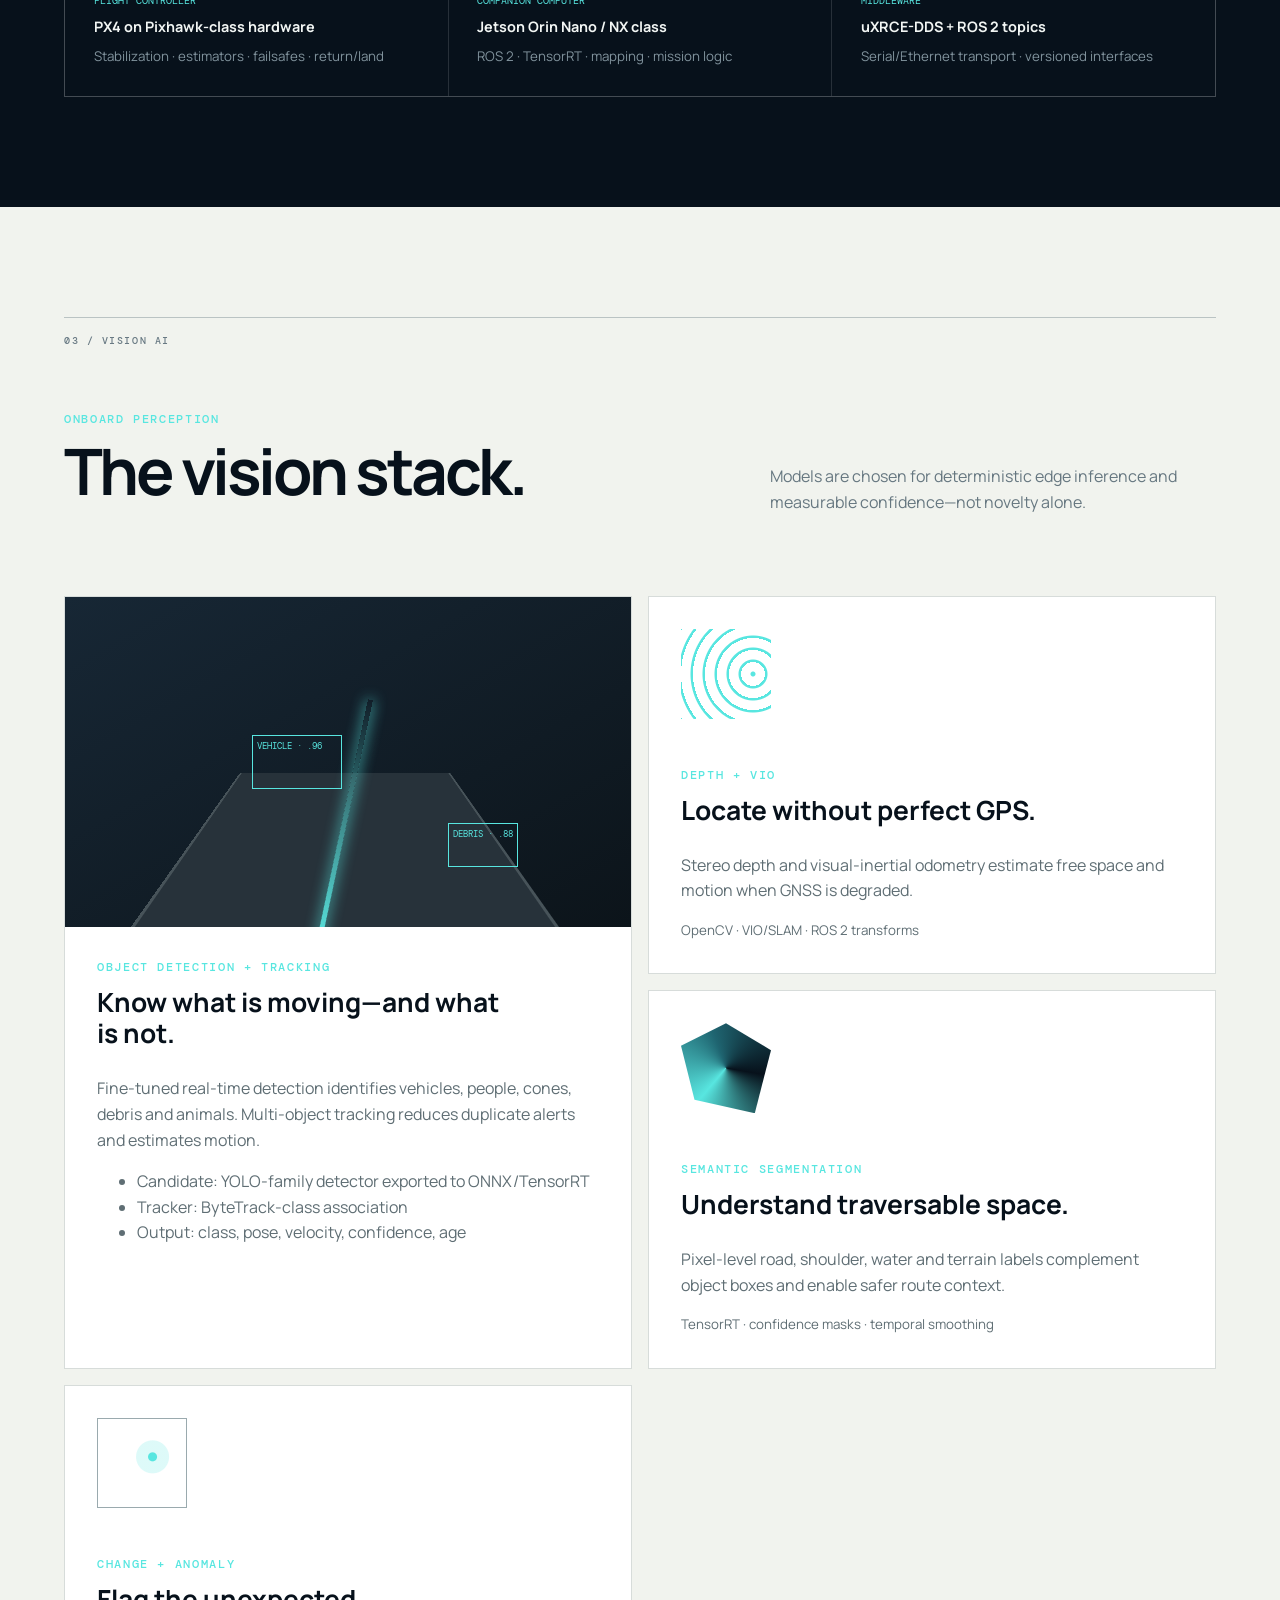
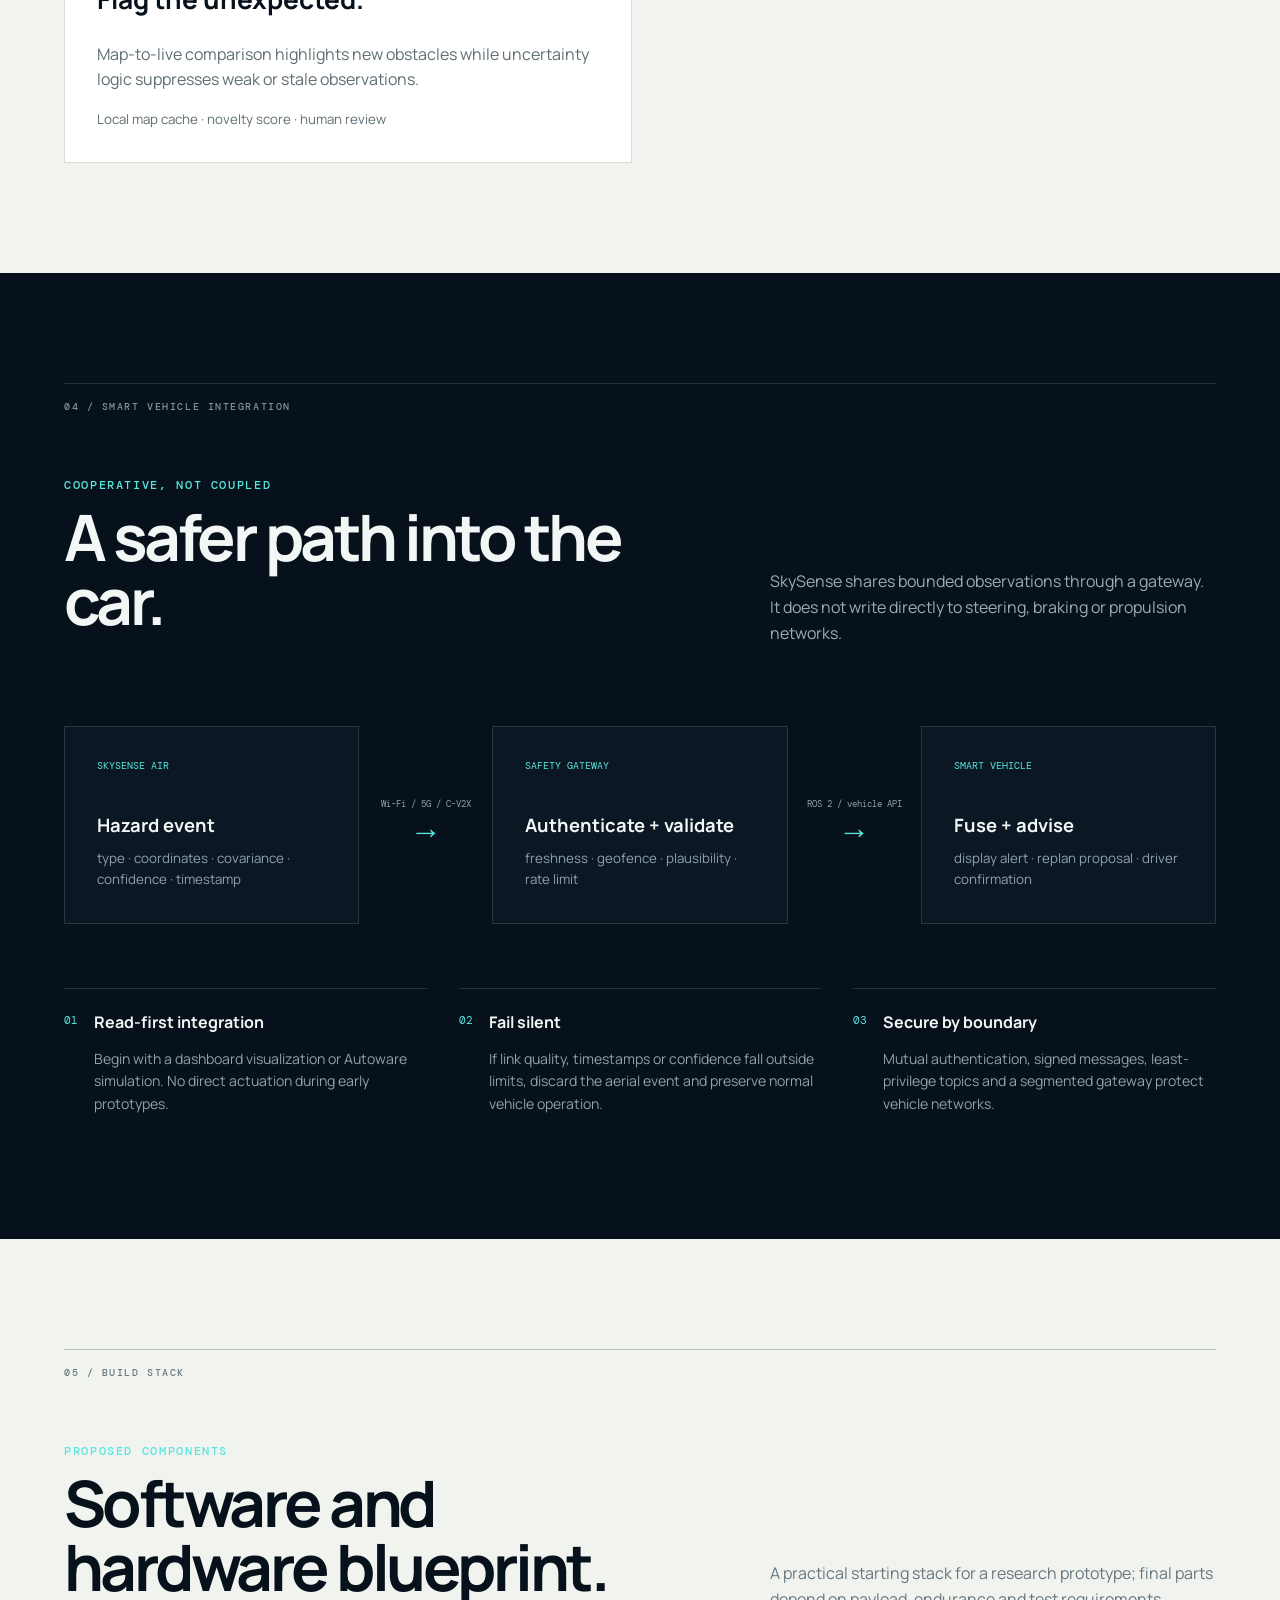
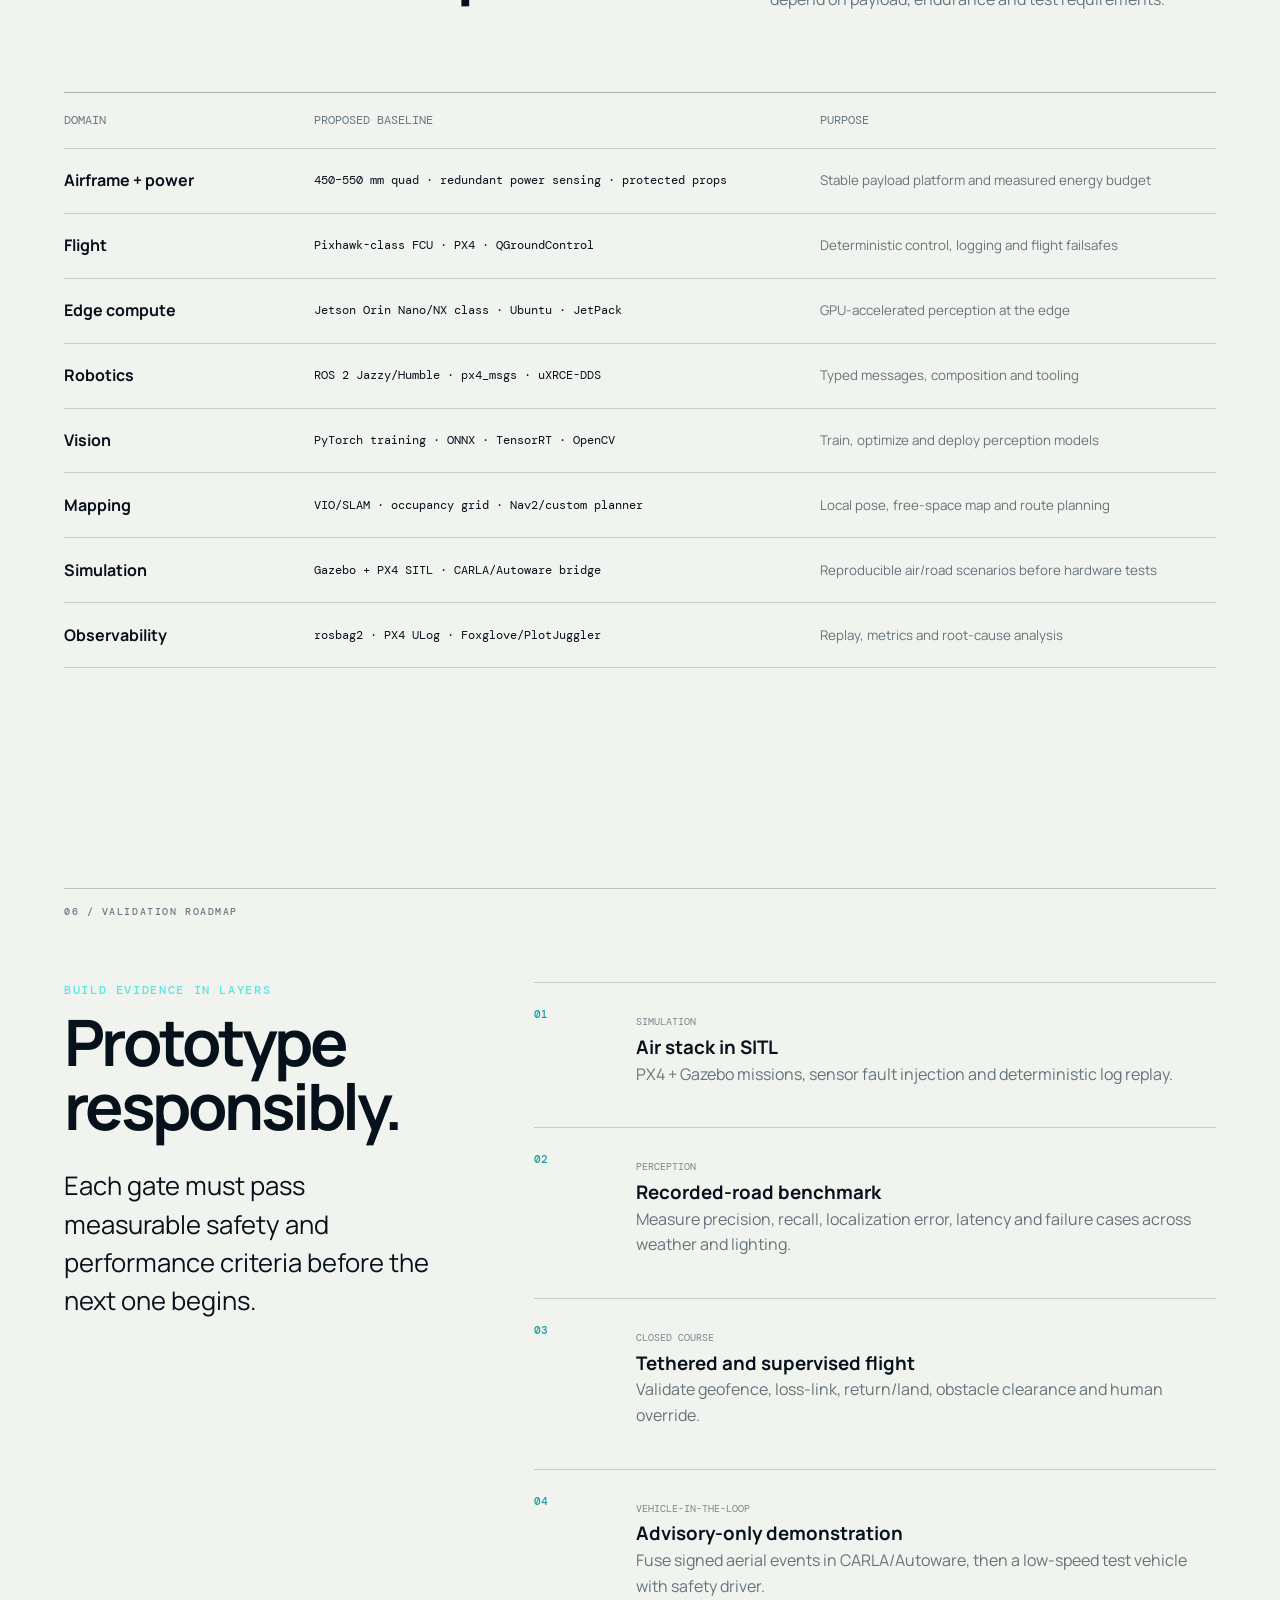
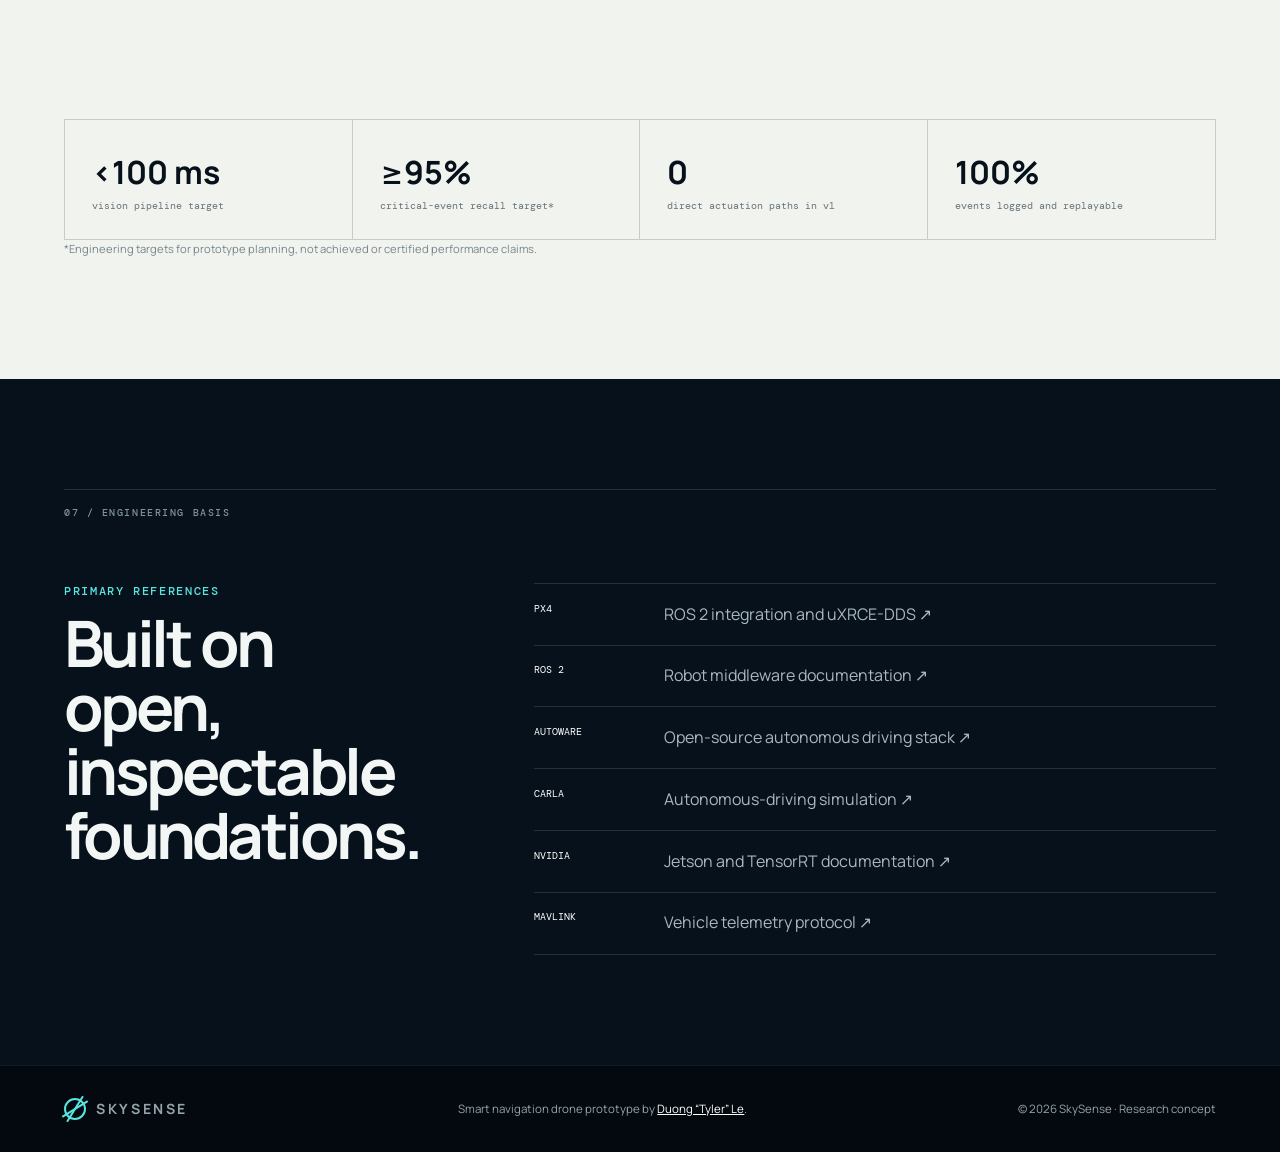
<file: skysense/index.html>
<!doctype html>
<html lang="en">
<head>
  <meta charset="utf-8">
  <meta name="viewport" content="width=device-width,initial-scale=1">
  <meta name="description" content="SkySense — a smart navigation drone prototype exploring edge vision AI and safe vehicle collaboration.">
  <meta name="theme-color" content="#07111b">
  <title>SkySense — Intelligence Above. Confidence Ahead.</title>
  <link rel="icon" href="assets/favicon.svg" type="image/svg+xml">
  <link rel="preconnect" href="https://fonts.googleapis.com">
  <link rel="preconnect" href="https://fonts.gstatic.com" crossorigin>
  <link href="https://fonts.googleapis.com/css2?family=DM+Mono:wght@400;500&family=Manrope:wght@400;500;600;700&display=swap" rel="stylesheet">
  <link rel="stylesheet" href="styles.css">
</head>
<body>
  <a class="skip-link" href="#main">Skip to content</a>
  <header class="nav" id="top">
    <a class="brand" href="#top" aria-label="SkySense home"><span class="brand-mark" aria-hidden="true"></span>SKYSENSE</a>
    <button class="menu" aria-expanded="false" aria-controls="nav-links">Menu</button>
    <nav id="nav-links" aria-label="Primary navigation">
      <a href="#mission">Mission</a><a href="#architecture">Architecture</a><a href="#vision">Vision AI</a><a href="#vehicle">Vehicle link</a><a href="#roadmap">Roadmap</a>
      <a class="nav-cta" href="https://github.com/lethaiduong-dev" target="_blank" rel="noreferrer">GitHub ↗</a>
    </nav>
  </header>

  <main id="main">
    <section class="hero">
      <img class="hero-bg" src="assets/skysense-hero.jpg" alt="SkySense concept drone scouting a mountain road ahead of a connected vehicle">
      <div class="hero-shade"></div>
      <div class="hero-content reveal">
        <p class="eyebrow"><span class="pulse"></span> SMART NAVIGATION DRONE PROTOTYPE</p>
        <h1>Intelligence above.<br><em>Confidence ahead.</em></h1>
        <p class="lede">SkySense explores how an autonomous aerial scout can perceive the road beyond a vehicle's line of sight—and turn that view into useful, safety-gated navigation context.</p>
        <div class="hero-actions"><a class="button primary" href="#architecture">Explore the system</a><a class="button ghost" href="#roadmap">View prototype plan</a></div>
      </div>
      <aside class="telemetry" aria-label="Illustrative prototype telemetry">
        <div><span>LINK</span><strong class="ok">NOMINAL</strong></div>
        <div><span>ALTITUDE</span><strong data-count="42">42 m</strong></div>
        <div><span>VISION</span><strong>30 FPS</strong></div>
        <div><span>MODE</span><strong>ROUTE SCOUT</strong></div>
        <small>CONCEPT UI · TARGET VALUES</small>
      </aside>
      <div class="scroll-cue">SCROLL <span></span></div>
    </section>

    <section class="intro section" id="mission">
      <div class="section-label">01 / MISSION</div>
      <div class="intro-grid">
        <h2>A second point of view for the road ahead.</h2>
        <div><p class="large-copy">SkySense is a research prototype for cooperative perception: a drone maps local terrain, detects hazards and shares verified observations with a smart vehicle. The vehicle remains the decision authority.</p><p class="muted">The first objective is not autonomous driving. It is a dependable aerial sensing layer that can improve situational awareness during low-speed, controlled demonstrations.</p></div>
      </div>
      <div class="outcomes">
        <article><span>01</span><h3>See beyond occlusion</h3><p>Observe stopped traffic, debris, flooding and blind approaches from an elevated viewpoint.</p></article>
        <article><span>02</span><h3>Map without the cloud</h3><p>Run perception and local planning on the aircraft for low latency and graceful loss of connectivity.</p></article>
        <article><span>03</span><h3>Inform, never surprise</h3><p>Send confidence-scored events through a safety gateway; the car validates before any response.</p></article>
      </div>
    </section>

    <section class="architecture section dark" id="architecture">
      <div class="section-label">02 / REFERENCE ARCHITECTURE</div>
      <div class="section-heading"><div><p class="eyebrow">MODULAR BY DESIGN</p><h2>From photons to a trusted route event.</h2></div><p>Two compute domains keep hard real-time flight separate from high-level AI. Select a layer to inspect its responsibility.</p></div>
      <div class="arch-layout">
        <div class="arch-diagram" role="img" aria-label="SkySense architecture flows from sensors to edge AI to flight controller and vehicle safety gateway">
          <button class="node active" data-layer="sense"><small>01</small><b>Sense</b><span>Stereo · RGB · LiDAR · GNSS/IMU</span></button>
          <i></i><button class="node" data-layer="perceive"><small>02</small><b>Perceive</b><span>Detect · Depth · Segment · Track</span></button>
          <i></i><button class="node" data-layer="reason"><small>03</small><b>Reason</b><span>Fuse · Map · Plan · Score</span></button>
          <i></i><button class="node" data-layer="act"><small>04</small><b>Act + Share</b><span>PX4 control · V2X event gateway</span></button>
        </div>
        <div class="layer-detail" aria-live="polite">
          <p class="mono" id="layer-kicker">SENSOR PLANE</p><h3 id="layer-title">Time-aligned, calibrated observations</h3><p id="layer-copy">A synchronized RGB/stereo pair supplies texture and depth; LiDAR or solid-state depth provides geometric redundancy; GNSS/RTK, barometer and IMU anchor every observation in time and space.</p>
          <ul id="layer-list"><li>Global-shutter stereo camera</li><li>Optional 3D LiDAR or depth camera</li><li>GNSS/RTK + IMU + barometer</li><li>Hardware timestamps and calibration</li></ul>
        </div>
      </div>
      <div class="compute-strip">
        <div><span>FLIGHT CONTROLLER</span><strong>PX4 on Pixhawk-class hardware</strong><small>Stabilization · estimators · failsafes · return/land</small></div>
        <div><span>COMPANION COMPUTER</span><strong>Jetson Orin Nano / NX class</strong><small>ROS 2 · TensorRT · mapping · mission logic</small></div>
        <div><span>MIDDLEWARE</span><strong>uXRCE-DDS + ROS 2 topics</strong><small>Serial/Ethernet transport · versioned interfaces</small></div>
      </div>
    </section>

    <section class="vision section" id="vision">
      <div class="section-label">03 / VISION AI</div>
      <div class="section-heading"><div><p class="eyebrow">ONBOARD PERCEPTION</p><h2>The vision stack.</h2></div><p>Models are chosen for deterministic edge inference and measurable confidence—not novelty alone.</p></div>
      <div class="model-grid">
        <article class="model featured"><div class="model-visual road"><span class="box car">VEHICLE · .96</span><span class="box debris">DEBRIS · .88</span><span class="route"></span></div><p class="mono">OBJECT DETECTION + TRACKING</p><h3>Know what is moving—and what is not.</h3><p>Fine-tuned real-time detection identifies vehicles, people, cones, debris and animals. Multi-object tracking reduces duplicate alerts and estimates motion.</p><ul><li>Candidate: YOLO-family detector exported to ONNX/TensorRT</li><li>Tracker: ByteTrack-class association</li><li>Output: class, pose, velocity, confidence, age</li></ul></article>
        <article class="model"><div class="icon depth"></div><p class="mono">DEPTH + VIO</p><h3>Locate without perfect GPS.</h3><p>Stereo depth and visual-inertial odometry estimate free space and motion when GNSS is degraded.</p><small>OpenCV · VIO/SLAM · ROS 2 transforms</small></article>
        <article class="model"><div class="icon segment"></div><p class="mono">SEMANTIC SEGMENTATION</p><h3>Understand traversable space.</h3><p>Pixel-level road, shoulder, water and terrain labels complement object boxes and enable safer route context.</p><small>TensorRT · confidence masks · temporal smoothing</small></article>
        <article class="model"><div class="icon anomaly"></div><p class="mono">CHANGE + ANOMALY</p><h3>Flag the unexpected.</h3><p>Map-to-live comparison highlights new obstacles while uncertainty logic suppresses weak or stale observations.</p><small>Local map cache · novelty score · human review</small></article>
      </div>
    </section>

    <section class="vehicle section dark" id="vehicle">
      <div class="section-label">04 / SMART VEHICLE INTEGRATION</div>
      <div class="section-heading"><div><p class="eyebrow">COOPERATIVE, NOT COUPLED</p><h2>A safer path into the car.</h2></div><p>SkySense shares bounded observations through a gateway. It does not write directly to steering, braking or propulsion networks.</p></div>
      <div class="vehicle-flow">
        <div class="system drone-system"><span>SKYSENSE AIR</span><b>Hazard event</b><small>type · coordinates · covariance · confidence · timestamp</small></div><div class="link"><span>Wi-Fi / 5G / C-V2X</span></div><div class="system gateway-system"><span>SAFETY GATEWAY</span><b>Authenticate + validate</b><small>freshness · geofence · plausibility · rate limit</small></div><div class="link"><span>ROS 2 / vehicle API</span></div><div class="system car-system"><span>SMART VEHICLE</span><b>Fuse + advise</b><small>display alert · replan proposal · driver confirmation</small></div>
      </div>
      <div class="rules">
        <article><b>01</b><div><h3>Read-first integration</h3><p>Begin with a dashboard visualization or Autoware simulation. No direct actuation during early prototypes.</p></div></article>
        <article><b>02</b><div><h3>Fail silent</h3><p>If link quality, timestamps or confidence fall outside limits, discard the aerial event and preserve normal vehicle operation.</p></div></article>
        <article><b>03</b><div><h3>Secure by boundary</h3><p>Mutual authentication, signed messages, least-privilege topics and a segmented gateway protect vehicle networks.</p></div></article>
      </div>
    </section>

    <section class="stack section">
      <div class="section-label">05 / BUILD STACK</div>
      <div class="section-heading"><div><p class="eyebrow">PROPOSED COMPONENTS</p><h2>Software and hardware blueprint.</h2></div><p>A practical starting stack for a research prototype; final parts depend on payload, endurance and test requirements.</p></div>
      <div class="stack-table" role="table" aria-label="SkySense proposed technology stack">
        <div class="stack-row head" role="row"><span>DOMAIN</span><span>PROPOSED BASELINE</span><span>PURPOSE</span></div>
        <div class="stack-row"><b>Airframe + power</b><span>450–550 mm quad · redundant power sensing · protected props</span><small>Stable payload platform and measured energy budget</small></div>
        <div class="stack-row"><b>Flight</b><span>Pixhawk-class FCU · PX4 · QGroundControl</span><small>Deterministic control, logging and flight failsafes</small></div>
        <div class="stack-row"><b>Edge compute</b><span>Jetson Orin Nano/NX class · Ubuntu · JetPack</span><small>GPU-accelerated perception at the edge</small></div>
        <div class="stack-row"><b>Robotics</b><span>ROS 2 Jazzy/Humble · px4_msgs · uXRCE-DDS</span><small>Typed messages, composition and tooling</small></div>
        <div class="stack-row"><b>Vision</b><span>PyTorch training · ONNX · TensorRT · OpenCV</span><small>Train, optimize and deploy perception models</small></div>
        <div class="stack-row"><b>Mapping</b><span>VIO/SLAM · occupancy grid · Nav2/custom planner</span><small>Local pose, free-space map and route planning</small></div>
        <div class="stack-row"><b>Simulation</b><span>Gazebo + PX4 SITL · CARLA/Autoware bridge</span><small>Reproducible air/road scenarios before hardware tests</small></div>
        <div class="stack-row"><b>Observability</b><span>rosbag2 · PX4 ULog · Foxglove/PlotJuggler</span><small>Replay, metrics and root-cause analysis</small></div>
      </div>
    </section>

    <section class="roadmap section" id="roadmap">
      <div class="section-label">06 / VALIDATION ROADMAP</div>
      <div class="roadmap-grid"><div><p class="eyebrow">BUILD EVIDENCE IN LAYERS</p><h2>Prototype responsibly.</h2><p class="large-copy">Each gate must pass measurable safety and performance criteria before the next one begins.</p></div>
        <ol>
          <li><span>01</span><div><small>SIMULATION</small><h3>Air stack in SITL</h3><p>PX4 + Gazebo missions, sensor fault injection and deterministic log replay.</p></div></li>
          <li><span>02</span><div><small>PERCEPTION</small><h3>Recorded-road benchmark</h3><p>Measure precision, recall, localization error, latency and failure cases across weather and lighting.</p></div></li>
          <li><span>03</span><div><small>CLOSED COURSE</small><h3>Tethered and supervised flight</h3><p>Validate geofence, loss-link, return/land, obstacle clearance and human override.</p></div></li>
          <li><span>04</span><div><small>VEHICLE-IN-THE-LOOP</small><h3>Advisory-only demonstration</h3><p>Fuse signed aerial events in CARLA/Autoware, then a low-speed test vehicle with safety driver.</p></div></li>
        </ol>
      </div>
      <div class="metrics"><div><strong>&lt;100 ms</strong><span>vision pipeline target</span></div><div><strong>≥95%</strong><span>critical-event recall target*</span></div><div><strong>0</strong><span>direct actuation paths in v1</span></div><div><strong>100%</strong><span>events logged and replayable</span></div></div>
      <p class="fineprint">*Engineering targets for prototype planning, not achieved or certified performance claims.</p>
    </section>

    <section class="sources section dark">
      <div class="section-label">07 / ENGINEERING BASIS</div>
      <div class="sources-grid"><div><p class="eyebrow">PRIMARY REFERENCES</p><h2>Built on open, inspectable foundations.</h2></div><div class="source-links">
        <a href="https://docs.px4.io/main/en/ros2/user_guide" target="_blank" rel="noreferrer"><span>PX4</span>ROS 2 integration and uXRCE-DDS ↗</a>
        <a href="https://docs.ros.org/" target="_blank" rel="noreferrer"><span>ROS 2</span>Robot middleware documentation ↗</a>
        <a href="https://autoware.org/" target="_blank" rel="noreferrer"><span>AUTOWARE</span>Open-source autonomous driving stack ↗</a>
        <a href="https://carla.readthedocs.io/" target="_blank" rel="noreferrer"><span>CARLA</span>Autonomous-driving simulation ↗</a>
        <a href="https://docs.nvidia.com/jetson/" target="_blank" rel="noreferrer"><span>NVIDIA</span>Jetson and TensorRT documentation ↗</a>
        <a href="https://mavlink.io/en/" target="_blank" rel="noreferrer"><span>MAVLINK</span>Vehicle telemetry protocol ↗</a>
      </div></div>
    </section>
  </main>

  <footer><div class="brand"><span class="brand-mark"></span>SKYSENSE</div><p>Smart navigation drone prototype by <a href="https://github.com/lethaiduong-dev" target="_blank" rel="noreferrer">Duong “Tyler” Le</a>.</p><p>© <span id="year"></span> SkySense · Research concept</p></footer>
  <script src="script.js"></script>
</body>
</html>
</file>
<file: skysense/styles.css>
:root{--ink:#07111b;--panel:#0b1824;--cyan:#58e6e0;--cyan2:#169e9e;--paper:#f1f3ee;--muted:#9dacb5;--line:rgba(255,255,255,.13);--display:Manrope,system-ui,sans-serif;--mono:'DM Mono',monospace}*{box-sizing:border-box}html{scroll-behavior:smooth}body{margin:0;background:var(--paper);color:var(--ink);font-family:var(--display);font-size:16px;line-height:1.6}a{color:inherit}.skip-link{position:fixed;left:1rem;top:-4rem;z-index:100;background:#fff;padding:.7rem 1rem}.skip-link:focus{top:1rem}.nav{position:fixed;top:0;left:0;right:0;height:78px;z-index:20;display:flex;align-items:center;justify-content:space-between;padding:0 5vw;color:#fff;background:linear-gradient(#07111bd9,transparent);transition:.3s}.nav.scrolled{height:64px;background:#07111bf2;border-bottom:1px solid var(--line);backdrop-filter:blur(14px)}.brand{display:flex;align-items:center;gap:.65rem;font-size:.88rem;font-weight:700;letter-spacing:.18em;text-decoration:none}.brand-mark{width:22px;height:22px;border:2px solid var(--cyan);border-radius:50%;position:relative;display:inline-block}.brand-mark:before,.brand-mark:after{content:"";position:absolute;background:var(--cyan)}.brand-mark:before{width:30px;height:2px;left:-6px;top:8px;transform:rotate(-32deg)}.brand-mark:after{height:30px;width:2px;left:8px;top:-6px;transform:rotate(32deg)}nav{display:flex;align-items:center;gap:2rem}nav a{text-decoration:none;font-size:.78rem;letter-spacing:.04em;color:#dbe4e8}nav a:hover{color:var(--cyan)}.nav-cta{border:1px solid #ffffff52;padding:.55rem .9rem}.menu{display:none}.hero{min-height:100svh;position:relative;color:#fff;overflow:hidden;display:grid;align-items:center;padding:130px 5vw 80px}.hero-bg,.hero-shade{position:absolute;inset:0;width:100%;height:100%}.hero-bg{object-fit:cover;object-position:center}.hero-shade{background:linear-gradient(90deg,rgba(3,11,18,.94) 0%,rgba(3,11,18,.66) 36%,rgba(3,11,18,.1) 70%),linear-gradient(0deg,rgba(3,11,18,.75),transparent 42%)}.hero-content{position:relative;max-width:760px;z-index:2}.eyebrow,.mono{font:500 .73rem/1.4 var(--mono);letter-spacing:.14em;color:var(--cyan)}.pulse{display:inline-block;width:7px;height:7px;border-radius:50%;background:var(--cyan);box-shadow:0 0 0 0 #58e6e088;animation:pulse 2s infinite;margin-right:.55rem}@keyframes pulse{70%{box-shadow:0 0 0 9px transparent}}h1,h2,h3,p{margin-top:0}h1{font-size:clamp(3.6rem,7.2vw,7.7rem);letter-spacing:-.07em;line-height:.9;margin:.55em 0 .28em;max-width:1100px}h1 em{font-style:normal;color:var(--cyan)}.lede{max-width:620px;font-size:clamp(1rem,1.6vw,1.3rem);color:#d6e0e4}.hero-actions{display:flex;gap:1rem;margin-top:2rem}.button{display:inline-flex;justify-content:center;text-decoration:none;padding:.8rem 1.15rem;font-size:.84rem;font-weight:700}.button.primary{background:var(--cyan);color:var(--ink)}.button.ghost{border:1px solid #ffffff66}.telemetry{position:absolute;right:5vw;bottom:8%;z-index:2;width:255px;border:1px solid #ffffff3b;background:#07111bb8;backdrop-filter:blur(14px);padding:1.1rem}.telemetry div{display:flex;justify-content:space-between;border-bottom:1px solid #ffffff1a;padding:.42rem 0}.telemetry span,.telemetry small{font:400 .62rem var(--mono);letter-spacing:.08em;color:#8ea1ab}.telemetry strong{font:500 .65rem var(--mono)}.telemetry .ok{color:var(--cyan)}.telemetry small{display:block;margin-top:.8rem}.scroll-cue{position:absolute;left:5vw;bottom:2rem;z-index:2;font:500 .6rem var(--mono);letter-spacing:.16em;color:#93a4ad;display:flex;gap:.7rem;align-items:center}.scroll-cue span{display:block;width:80px;height:1px;background:#ffffff50}.section{padding:110px 5vw}.section-label{font:500 .65rem var(--mono);letter-spacing:.15em;color:#687983;border-top:1px solid #bac3c3;padding-top:1rem;margin-bottom:4rem}.dark{background:var(--ink);color:#f2f6f4}.dark .section-label{color:#7f929c;border-color:var(--line)}h2{font-size:clamp(2.5rem,5vw,5.3rem);line-height:1;letter-spacing:-.055em;margin-bottom:.45em}h3{line-height:1.2}.intro-grid,.section-heading{display:grid;grid-template-columns:1.15fr .85fr;gap:8vw}.large-copy{font-size:clamp(1.2rem,2vw,1.65rem);line-height:1.5}.muted,.section-heading>p{color:#667780}.outcomes{display:grid;grid-template-columns:repeat(3,1fr);gap:1px;background:#c9cfcc;margin-top:5rem}.outcomes article{background:var(--paper);padding:2.4rem}.outcomes span{font:500 .7rem var(--mono);color:var(--cyan2)}.outcomes h3{font-size:1.3rem;margin:2.2rem 0 .7rem}.outcomes p{color:#5c6b71}.section-heading{align-items:end;margin-bottom:4rem}.dark .section-heading>p{color:#9cacb4}.arch-layout{display:grid;grid-template-columns:1.3fr .7fr;gap:4rem;align-items:center;background:var(--panel);border:1px solid var(--line);padding:3rem}.arch-diagram{display:flex;align-items:center}.arch-diagram i{height:1px;min-width:22px;flex:1;background:linear-gradient(90deg,var(--cyan),#58e6e033);position:relative}.arch-diagram i:after{content:"";position:absolute;right:0;top:-3px;border-left:5px solid var(--cyan);border-top:3px solid transparent;border-bottom:3px solid transparent}.node{appearance:none;text-align:left;background:#0c1c29;border:1px solid #ffffff20;color:#fff;padding:1rem;width:155px;min-height:150px;cursor:pointer;transition:.25s}.node:hover,.node.active{border-color:var(--cyan);transform:translateY(-4px);box-shadow:0 14px 30px #0005}.node small,.node b,.node span{display:block}.node small{font:.6rem var(--mono);color:var(--cyan)}.node b{font-size:1.1rem;margin:2rem 0 .5rem}.node span{font:.62rem/1.55 var(--mono);color:#8fa1aa}.layer-detail{min-height:340px;border-left:1px solid var(--cyan);padding-left:2rem}.layer-detail h3{font-size:1.8rem}.layer-detail p:not(.mono),.layer-detail li{color:#9fb0b8}.layer-detail ul{padding-left:1.2rem}.compute-strip{display:grid;grid-template-columns:repeat(3,1fr);gap:1px;background:var(--line);border:1px solid var(--line);margin-top:1rem}.compute-strip div{background:var(--ink);padding:1.8rem}.compute-strip span,.compute-strip small,.model small{display:block}.compute-strip span{font:.65rem var(--mono);color:var(--cyan)}.compute-strip strong{display:block;margin:.5rem 0;font-size:.9rem}.compute-strip small{color:#81939d}.model-grid{display:grid;grid-template-columns:repeat(2,1fr);gap:1rem}.model{background:#fff;padding:2rem;min-height:340px;border:1px solid #d7dcda}.model.featured{grid-row:span 2}.model h3{font-size:1.65rem;max-width:420px}.model p:not(.mono),.model li,.model small{color:#5f6e74}.model-visual{height:330px;margin:-2rem -2rem 2rem;position:relative;overflow:hidden;background:linear-gradient(150deg,#172735,#0c141a)}.road:before{content:"";position:absolute;width:58%;height:150%;left:20%;top:5%;background:#27323a;transform:perspective(350px) rotateX(56deg);border-left:3px solid #c7d4d733;border-right:3px solid #c7d4d733}.route{position:absolute;width:5px;height:250px;background:linear-gradient(transparent,var(--cyan));left:49%;top:100px;transform:rotate(12deg);box-shadow:0 0 14px var(--cyan)}.box{position:absolute;border:1px solid var(--cyan);color:var(--cyan);font:.55rem var(--mono);padding:.25rem;z-index:2}.box.car{left:33%;top:42%;width:90px;height:54px}.box.debris{right:20%;bottom:18%;width:70px;height:44px}.icon{height:90px;width:90px;margin-bottom:3rem;position:relative}.depth{background:repeating-radial-gradient(circle at 80% 50%,var(--cyan) 0 2px,transparent 3px 12px)}.segment{background:conic-gradient(from 220deg,var(--cyan),#1f6571,var(--ink),var(--cyan));clip-path:polygon(50% 0,100% 30%,82% 100%,15% 85%,0 25%)}.anomaly{border:1px solid #9aaaae;background:radial-gradient(circle at 62% 43%,var(--cyan) 0 4px,#58e6e033 5px 16px,transparent 17px)}.vehicle-flow{display:grid;grid-template-columns:1fr .45fr 1fr .45fr 1fr;align-items:center;margin:4rem 0}.system{border:1px solid var(--line);background:var(--panel);padding:2rem;min-height:190px}.system span,.system b,.system small{display:block}.system span{font:.62rem var(--mono);color:var(--cyan)}.system b{font-size:1.15rem;margin:2.4rem 0 .5rem}.system small{color:#8fa1aa}.link{text-align:center;position:relative;color:#8fa1aa;font:.58rem var(--mono)}.link:after{content:"→";display:block;color:var(--cyan);font-size:2rem}.rules{display:grid;grid-template-columns:repeat(3,1fr);gap:2rem}.rules article{display:flex;gap:1rem;border-top:1px solid var(--line);padding-top:1.5rem}.rules b{font:.7rem var(--mono);color:var(--cyan)}.rules h3{font-size:1rem}.rules p{color:#8fa1aa;font-size:.88rem}.stack-table{border-top:1px solid #aab4b4}.stack-row{display:grid;grid-template-columns:.55fr 1.2fr 1fr;gap:2rem;padding:1.2rem 0;border-bottom:1px solid #c8cecb;align-items:center}.stack-row.head{font:.6rem var(--mono);color:#68787f}.stack-row span{font-family:var(--mono);font-size:.76rem}.stack-row small{color:#66747a}.roadmap-grid{display:grid;grid-template-columns:.7fr 1.3fr;gap:8vw}.roadmap ol{list-style:none;padding:0;margin:0}.roadmap li{display:grid;grid-template-columns:70px 1fr;gap:2rem;border-top:1px solid #c5cdca;padding:1.5rem 0}.roadmap li>span{font:500 .7rem var(--mono);color:var(--cyan2)}.roadmap li small{font:.6rem var(--mono);color:#78878d}.roadmap li h3{margin:.2rem 0}.roadmap li p{color:#66747a}.metrics{display:grid;grid-template-columns:repeat(4,1fr);border:1px solid #c5cdca;margin-top:5rem}.metrics div{padding:1.7rem;border-right:1px solid #c5cdca}.metrics div:last-child{border:0}.metrics strong,.metrics span{display:block}.metrics strong{font-size:2rem}.metrics span{font:.62rem var(--mono);color:#66747a}.fineprint{font-size:.7rem;color:#77868c}.sources-grid{display:grid;grid-template-columns:.7fr 1.3fr;gap:8vw}.source-links{border-top:1px solid var(--line)}.source-links a{display:grid;grid-template-columns:130px 1fr;padding:1.1rem 0;border-bottom:1px solid var(--line);text-decoration:none;color:#a9b8bf}.source-links a:hover{color:var(--cyan)}.source-links span{font:.65rem var(--mono);color:#fff}footer{background:#03090e;color:#95a4ab;padding:2rem 5vw;display:flex;align-items:center;justify-content:space-between;font-size:.72rem;border-top:1px solid #ffffff12}footer p{margin:0}footer a{color:#fff}.reveal{opacity:0;transform:translateY(22px);transition:.8s ease}.reveal.visible{opacity:1;transform:none}@media(max-width:1000px){nav{gap:1rem}.telemetry{display:none}.arch-layout{grid-template-columns:1fr}.arch-diagram{overflow:auto;padding-bottom:1rem}.node{min-width:145px}.vehicle-flow{grid-template-columns:1fr}.link{padding:.7rem}.link:after{transform:rotate(90deg)}.rules{grid-template-columns:1fr}.model-grid{grid-template-columns:1fr}.model.featured{grid-row:auto}}@media(max-width:760px){.nav{height:64px}.menu{display:block;background:none;border:1px solid #ffffff55;color:#fff;padding:.45rem .7rem}.nav nav{display:none;position:absolute;top:64px;left:0;right:0;flex-direction:column;align-items:stretch;background:#07111bf8;padding:1.5rem 5vw}.nav nav.open{display:flex}.hero{padding-top:100px}.hero-bg{object-position:62% center}.hero-shade{background:linear-gradient(90deg,#03101bea,#03101b75),linear-gradient(0deg,#03101be8,transparent)}h1{font-size:clamp(3rem,14vw,5rem)}.section{padding:80px 5vw}.intro-grid,.section-heading,.roadmap-grid,.sources-grid{grid-template-columns:1fr;gap:1.5rem}.outcomes,.compute-strip,.metrics{grid-template-columns:1fr}.arch-layout{padding:1rem}.arch-diagram{flex-direction:column}.arch-diagram i{width:1px;height:25px;min-height:25px}.arch-diagram i:after{right:-2px;top:auto;bottom:0;transform:rotate(90deg)}.node{width:100%}.layer-detail{margin-top:1rem}.stack-row{grid-template-columns:1fr;gap:.4rem}.stack-row.head{display:none}.metrics div{border-right:0;border-bottom:1px solid #c5cdca}footer{align-items:flex-start;flex-direction:column;gap:1rem}}
</file>
